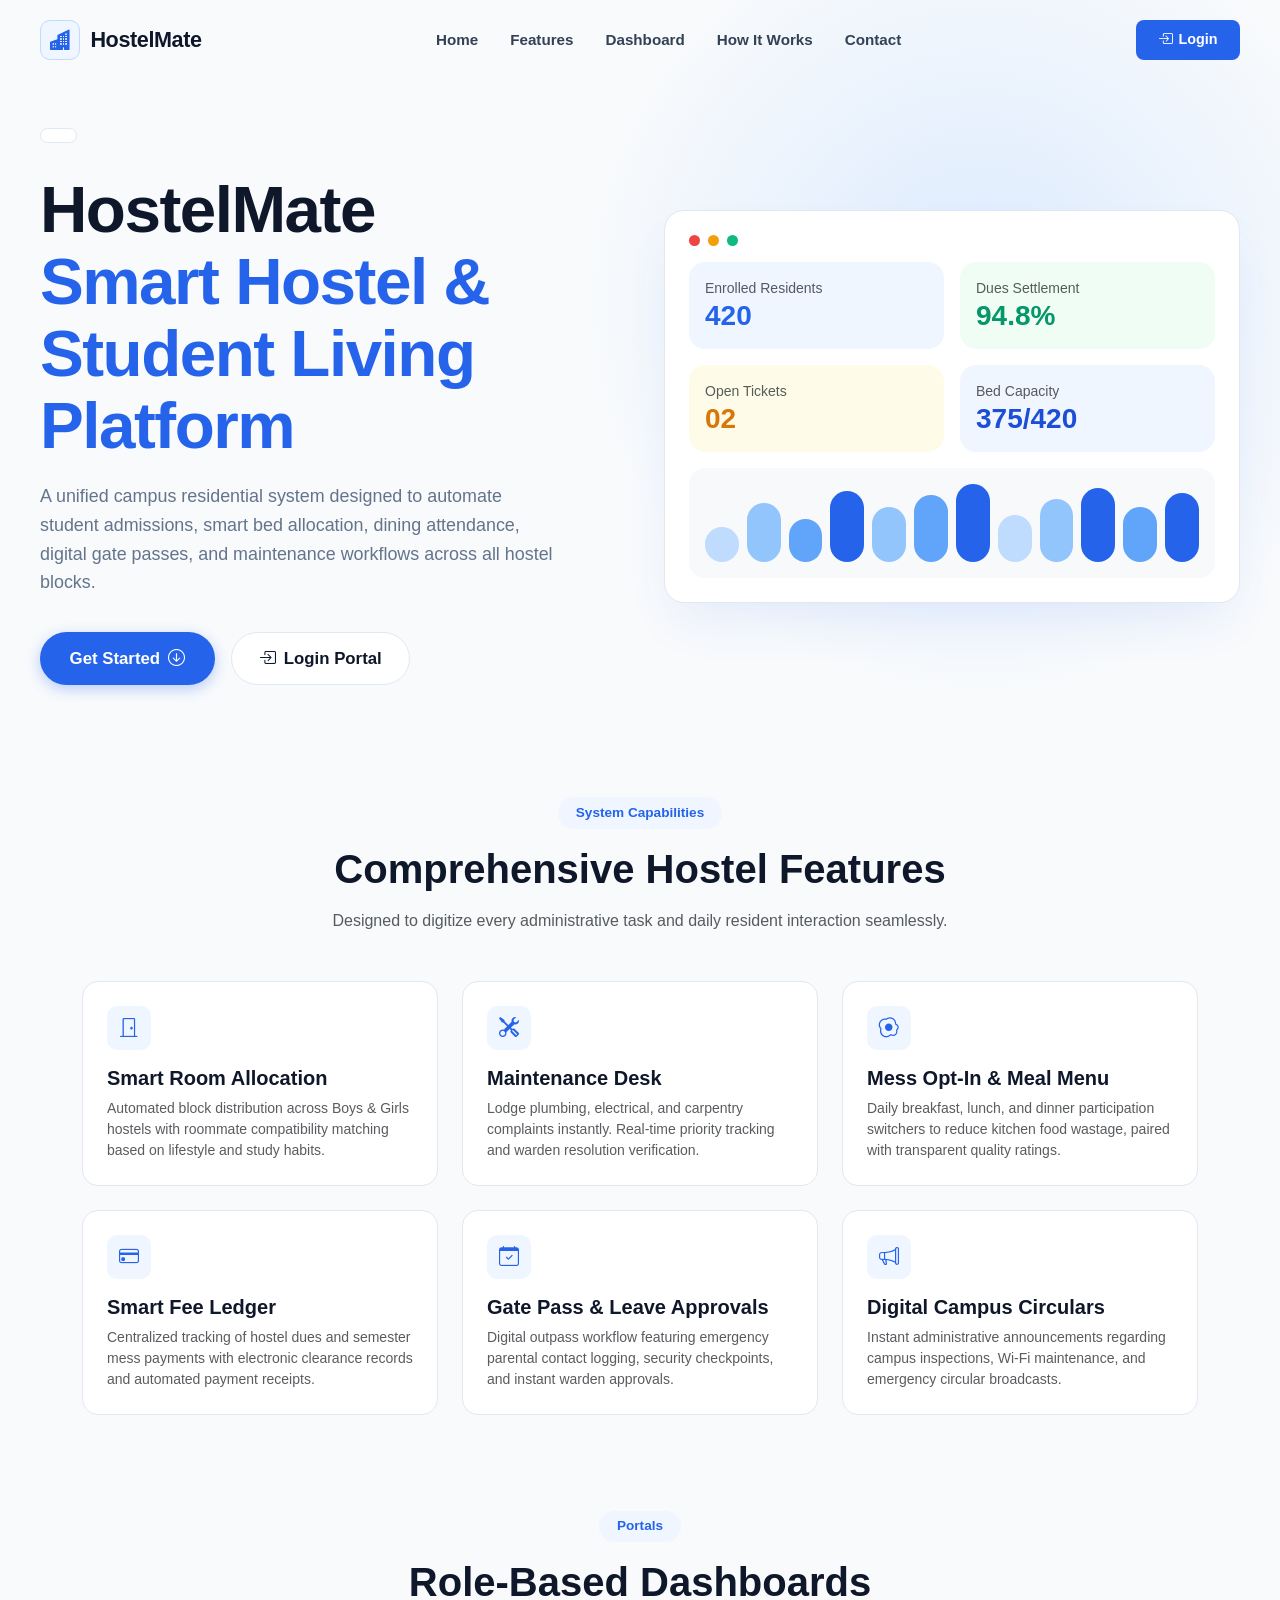
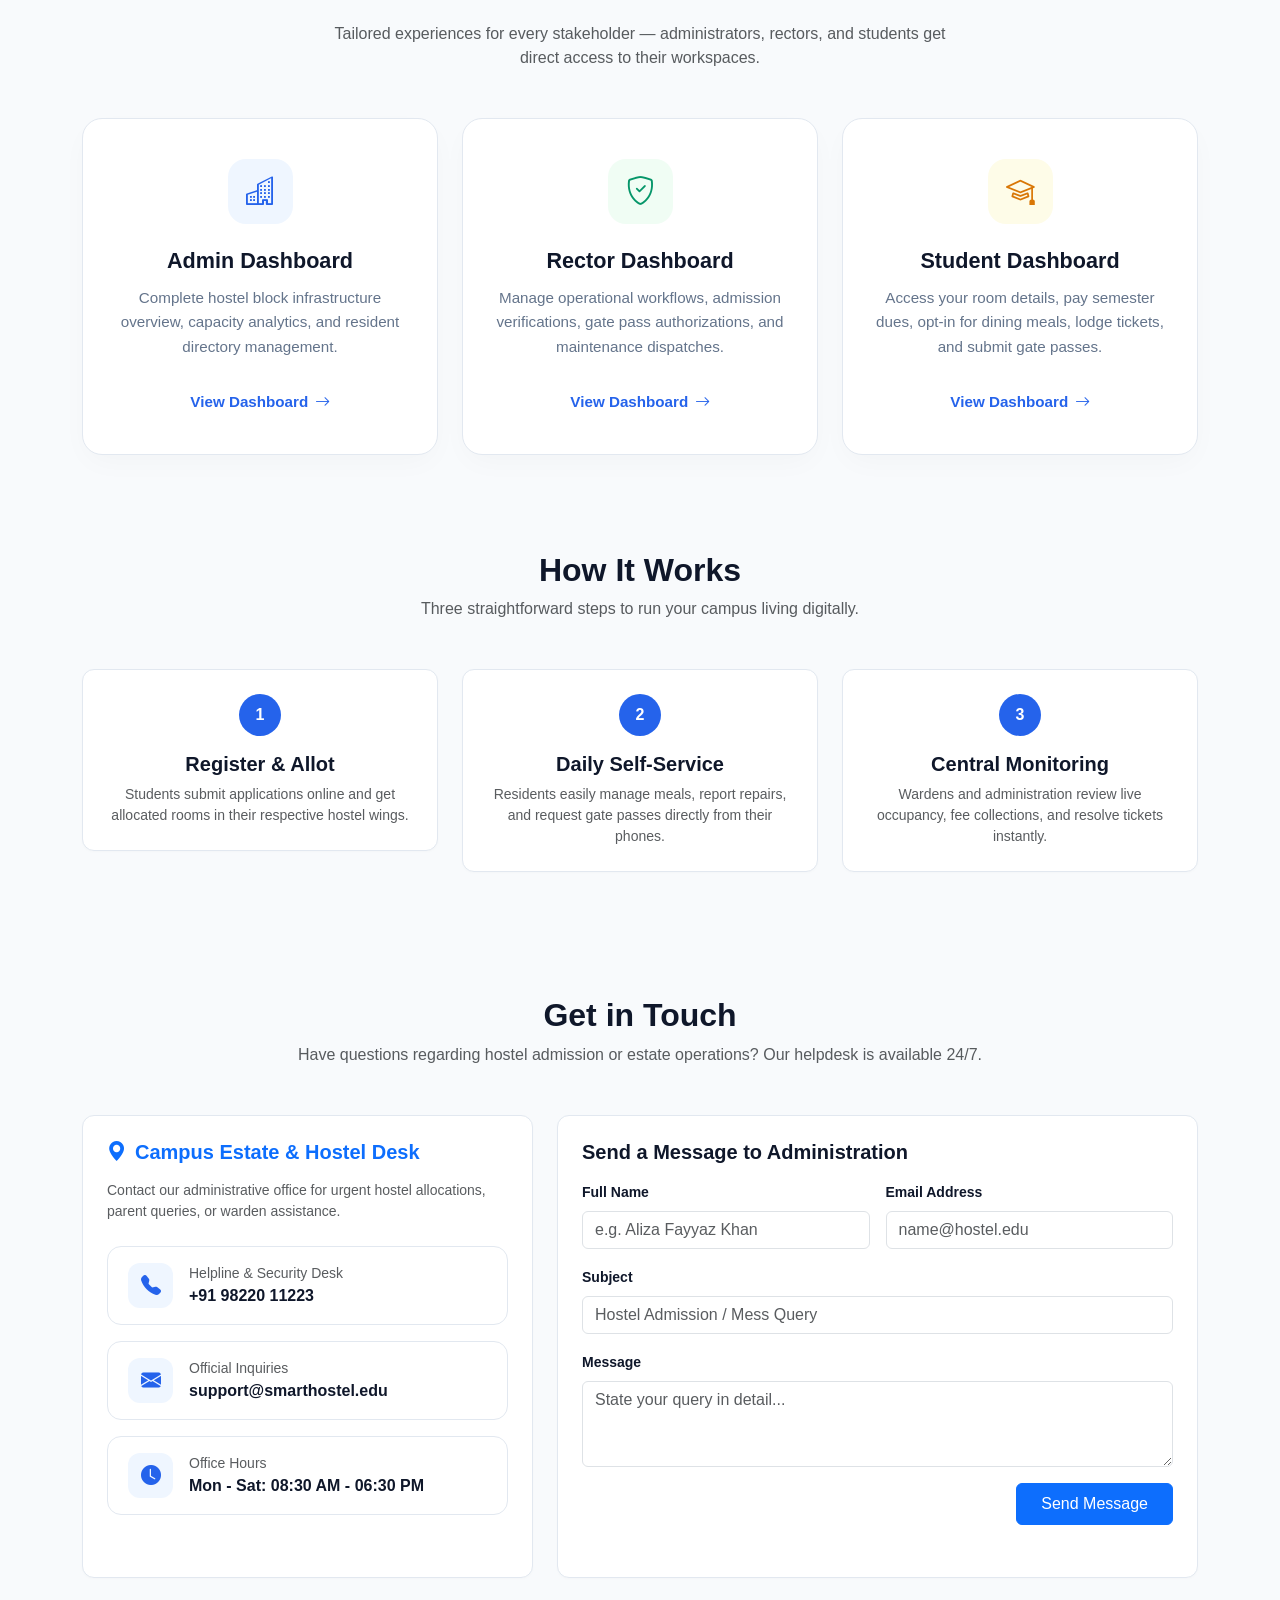
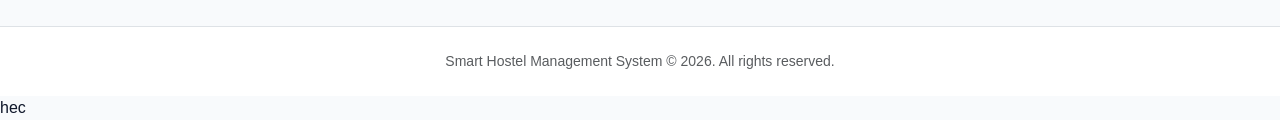
<file: index.html>
<!DOCTYPE html>
<html lang="en">
<head>
  <meta charset="UTF-8">
  <meta name="viewport" content="width=device-width, initial-scale=1.0">
  <title>HostelMate – Smart Hostel & Student Living Platform</title>
  <link rel="stylesheet" href="https://cdn.jsdelivr.net/npm/bootstrap@5.3.0/dist/css/bootstrap.min.css">
  <link rel="stylesheet" href="https://cdn.jsdelivr.net/npm/bootstrap-icons@1.11.0/font/bootstrap-icons.css">
  <link rel="stylesheet" href="style.css">
</head>
<body>

  <!-- Ambient Light Geometric Curve -->
  <div class="bg-shape-circle"></div>

  <!-- Header Navigation -->
  <header class="custom-navbar">
    <div class="d-flex justify-content-between align-items-center">
      
      <!-- Brand Logo -->
      <a href="home.html" class="brand-wrap">
        <div class="brand-badge"><i class="bi bi-buildings-fill"></i></div>
        <span>HostelMate</span>
      </a>

      <!-- Center Links (Direct Smooth Scrolling) -->
      <ul class="nav-menu-custom d-none d-lg-flex">
        <li><a href="home.html">Home</a></li>
        <li><a href="#features">Features</a></li>
        <li><a href="#dashboards">Dashboard</a></li>
        <li><a href="#how-it-works">How It Works</a></li>
        <li><a href="#contact">Contact</a></li>
      </ul>

      <!-- Right Action Login Button (Direct link to login.html) -->
      <div>
        <a href="login.html" class="btn-blue-primary">
          <i class="bi bi-box-arrow-in-right"></i> Login
        </a>
      </div>

    </div>
  </header>

  <!-- Hero Section -->
  <main class="hero-wrapper">
    <div class="container-fluid max-w-1300 p-0">
      <div class="row align-items-center g-5">
        
        <!-- Left Hero Content -->
        <div class="col-lg-6">
          <div class="pill-badge">
          </div>

          <h1 class="hero-main-title">
          HostelMate <br>
            <span class="blue-gradient-text">Smart Hostel & Student Living Platform</span>
          </h1>

          <p class="hero-description">
            A unified campus residential system designed to automate student admissions, smart bed allocation, dining attendance, digital gate passes, and maintenance workflows across all hostel blocks.
          </p>

          <div class="d-flex align-items-center gap-3">
            <!-- Get Started scrolls directly to Features -->
            <a href="#features" class="btn-hero-cta">
              Get Started <i class="bi bi-arrow-down-circle"></i>
            </a>
            <!-- Direct link to login.html -->
            <a href="login.html" class="btn-hero-demo">
              <i class="bi bi-box-arrow-in-right"></i> Login Portal
            </a>
          </div>
        </div>

        <!-- Right 2x2 Metric App Mockup (Blue Palette) -->
        <div class="col-lg-6">
          <div class="mockup-frame p-4">
            
            <div class="d-flex justify-content-between align-items-center mb-3">
              <div class="d-flex gap-2">
                <div class="circle-dot dot-red"></div>
                <div class="circle-dot dot-yellow"></div>
                <div class="circle-dot dot-green"></div>
              </div>
            </div>

            <!-- 2x2 Metric Tiles -->
            <div class="row g-3 mb-3">
              <div class="col-6">
                <div class="p-3 rounded-4" style="background: #eff6ff; color: #2563eb;">
                  <small class="text-muted d-block">Enrolled Residents</small>
                  <h3 class="fw-bold mb-0">420</h3>
                </div>
              </div>
              <div class="col-6">
                <div class="p-3 rounded-4" style="background: #f0fdf4; color: #059669;">
                  <small class="text-muted d-block">Dues Settlement</small>
                  <h3 class="fw-bold mb-0">94.8%</h3>
                </div>
              </div>
              <div class="col-6">
                <div class="p-3 rounded-4" style="background: #fefce8; color: #d97706;">
                  <small class="text-muted d-block">Open Tickets</small>
                  <h3 class="fw-bold mb-0">02</h3>
                </div>
              </div>
              <div class="col-6">
                <div class="p-3 rounded-4" style="background: #eff6ff; color: #1d4ed8;">
                  <small class="text-muted d-block">Bed Capacity</small>
                  <h3 class="fw-bold mb-0">375/420</h3>
                </div>
              </div>
            </div>

            <!-- Blue Rounded Bar Graph -->
            <div class="p-3 bg-light rounded-4 d-flex align-items-end justify-content-between" style="height: 110px; gap: 8px;">
              <div style="flex:1; background:#bfdbfe; border-radius:20px; height:45%;"></div>
              <div style="flex:1; background:#93c5fd; border-radius:20px; height:75%;"></div>
              <div style="flex:1; background:#60a5fa; border-radius:20px; height:55%;"></div>
              <div style="flex:1; background:#2563eb; border-radius:20px; height:90%;"></div>
              <div style="flex:1; background:#93c5fd; border-radius:20px; height:70%;"></div>
              <div style="flex:1; background:#60a5fa; border-radius:20px; height:85%;"></div>
              <div style="flex:1; background:#2563eb; border-radius:20px; height:100%;"></div>
              <div style="flex:1; background:#bfdbfe; border-radius:20px; height:60%;"></div>
              <div style="flex:1; background:#93c5fd; border-radius:20px; height:80%;"></div>
              <div style="flex:1; background:#2563eb; border-radius:20px; height:95%;"></div>
              <div style="flex:1; background:#60a5fa; border-radius:20px; height:70%;"></div>
              <div style="flex:1; background:#2563eb; border-radius:20px; height:88%;"></div>
            </div>

          </div>
        </div>

      </div>
    </div>
  </main>

  <!-- FEATURES SECTION (Target of Get Started button) -->
  <section class="container py-5" id="features">
    <div class="text-center mb-5">
      <div class="section-pill-badge">System Capabilities</div>
      <h2 class="display-6 fw-bold mb-3">Comprehensive Hostel Features</h2>
      <p class="text-muted mx-auto" style="max-width: 650px;">
        Designed to digitize every administrative task and daily resident interaction seamlessly.
      </p>
    </div>

    <div class="row g-4">
      <div class="col-md-4">
        <div class="feature-box">
          <div class="feature-icon-circle"><i class="bi bi-door-closed"></i></div>
          <h5 class="fw-bold">Smart Room Allocation</h5>
          <p class="text-muted small mb-0">Automated block distribution across Boys & Girls hostels with roommate compatibility matching based on lifestyle and study habits.</p>
        </div>
      </div>

      <div class="col-md-4">
        <div class="feature-box">
          <div class="feature-icon-circle"><i class="bi bi-tools"></i></div>
          <h5 class="fw-bold">Maintenance Desk</h5>
          <p class="text-muted small mb-0">Lodge plumbing, electrical, and carpentry complaints instantly. Real-time priority tracking and warden resolution verification.</p>
        </div>
      </div>

      <div class="col-md-4">
        <div class="feature-box">
          <div class="feature-icon-circle"><i class="bi bi-egg-fried"></i></div>
          <h5 class="fw-bold">Mess Opt-In & Meal Menu</h5>
          <p class="text-muted small mb-0">Daily breakfast, lunch, and dinner participation switchers to reduce kitchen food wastage, paired with transparent quality ratings.</p>
        </div>
      </div>

      <div class="col-md-4">
        <div class="feature-box">
          <div class="feature-icon-circle"><i class="bi bi-credit-card"></i></div>
          <h5 class="fw-bold">Smart Fee Ledger</h5>
          <p class="text-muted small mb-0">Centralized tracking of hostel dues and semester mess payments with electronic clearance records and automated payment receipts.</p>
        </div>
      </div>

      <div class="col-md-4">
        <div class="feature-box">
          <div class="feature-icon-circle"><i class="bi bi-calendar-check"></i></div>
          <h5 class="fw-bold">Gate Pass & Leave Approvals</h5>
          <p class="text-muted small mb-0">Digital outpass workflow featuring emergency parental contact logging, security checkpoints, and instant warden approvals.</p>
        </div>
      </div>

      <div class="col-md-4">
        <div class="feature-box">
          <div class="feature-icon-circle"><i class="bi bi-megaphone"></i></div>
          <h5 class="fw-bold">Digital Campus Circulars</h5>
          <p class="text-muted small mb-0">Instant administrative announcements regarding campus inspections, Wi-Fi maintenance, and emergency circular broadcasts.</p>
        </div>
      </div>
    </div>
  </section>

  <!-- ROLE-BASED DASHBOARDS SECTION -->
  <section class="container py-5" id="dashboards">
    <div class="text-center mb-5">
      <div class="section-pill-badge">Portals</div>
      <h2 class="display-6 fw-bold mb-3">Role-Based Dashboards</h2>
      <p class="text-muted mx-auto" style="max-width: 650px;">
        Tailored experiences for every stakeholder — administrators, rectors, and students get direct access to their workspaces.
      </p>
    </div>

    <div class="row g-4">
      <!-- 1. Owner / Admin Dashboard Card -->
      <div class="col-lg-4 col-md-6">
        <div class="role-card">
          <div class="role-icon-box icon-box-primary-blue">
            <i class="bi bi-buildings"></i>
          </div>
          <h4 class="role-title">Admin Dashboard</h4>
          <p class="role-desc">
            Complete hostel block infrastructure overview, capacity analytics, and resident directory management.
          </p>
          <a href="login.html" class="role-link-btn">
            View Dashboard <i class="bi bi-arrow-right"></i>
          </a>
        </div>
      </div>

      <!-- 2. Rector Dashboard Card -->
      <div class="col-lg-4 col-md-6">
        <div class="role-card">
          <div class="role-icon-box icon-box-cyan">
            <i class="bi bi-shield-check"></i>
          </div>
          <h4 class="role-title">Rector Dashboard</h4>
          <p class="role-desc">
            Manage operational workflows, admission verifications, gate pass authorizations, and maintenance dispatches.
          </p>
          <a href="login.html" class="role-link-btn">
            View Dashboard <i class="bi bi-arrow-right"></i>
          </a>
        </div>
      </div>

      <!-- 3. Student Dashboard Card -->
      <div class="col-lg-4 col-md-6">
        <div class="role-card">
          <div class="role-icon-box icon-box-amber-blue">
            <i class="bi bi-mortarboard"></i>
          </div>
          <h4 class="role-title">Student Dashboard</h4>
          <p class="role-desc">
            Access your room details, pay semester dues, opt-in for dining meals, lodge tickets, and submit gate passes.
          </p>
          <a href="login.html" class="role-link-btn">
            View Dashboard <i class="bi bi-arrow-right"></i>
          </a>
        </div>
      </div>
    </div>
  </section>

  <!-- How It Works Section -->
  <section class="container py-5" id="how-it-works">
    <div class="text-center mb-5">
      <h2 class="fw-bold">How It Works</h2>
      <p class="text-muted">Three straightforward steps to run your campus living digitally.</p>
    </div>

    <div class="row g-4 text-center">
      <div class="col-md-4">
        <div class="dashboard-card">
          <div class="user-avatar mx-auto mb-3" style="background:#2563eb; color:#fff; font-weight:bold;">1</div>
          <h5 class="fw-bold">Register & Allot</h5>
          <p class="text-muted small mb-0">Students submit applications online and get allocated rooms in their respective hostel wings.</p>
        </div>
      </div>

      <div class="col-md-4">
        <div class="dashboard-card">
          <div class="user-avatar mx-auto mb-3" style="background:#2563eb; color:#fff; font-weight:bold;">2</div>
          <h5 class="fw-bold">Daily Self-Service</h5>
          <p class="text-muted small mb-0">Residents easily manage meals, report repairs, and request gate passes directly from their phones.</p>
        </div>
      </div>

      <div class="col-md-4">
        <div class="dashboard-card">
          <div class="user-avatar mx-auto mb-3" style="background:#2563eb; color:#fff; font-weight:bold;">3</div>
          <h5 class="fw-bold">Central Monitoring</h5>
          <p class="text-muted small mb-0">Wardens and administration review live occupancy, fee collections, and resolve tickets instantly.</p>
        </div>
      </div>
    </div>
  </section>

  <!-- Enhanced Contact Section -->
  <section class="container py-5" id="contact">
    <div class="text-center mb-5">
      <h2 class="fw-bold">Get in Touch</h2>
      <p class="text-muted">Have questions regarding hostel admission or estate operations? Our helpdesk is available 24/7.</p>
    </div>

    <div class="row g-4 align-items-stretch">
      <div class="col-lg-5">
        <div class="dashboard-card h-100 p-4">
          <h5 class="fw-bold mb-3 text-primary"><i class="bi bi-geo-alt-fill me-2"></i>Campus Estate & Hostel Desk</h5>
          <p class="text-muted small mb-4">Contact our administrative office for urgent hostel allocations, parent queries, or warden assistance.</p>
          
          <div class="contact-info-pill">
            <div class="contact-info-icon"><i class="bi bi-telephone-fill"></i></div>
            <div>
              <small class="text-muted d-block">Helpline & Security Desk</small>
              <strong>+91 98220 11223</strong>
            </div>
          </div>

          <div class="contact-info-pill">
            <div class="contact-info-icon"><i class="bi bi-envelope-fill"></i></div>
            <div>
              <small class="text-muted d-block">Official Inquiries</small>
              <strong>support@smarthostel.edu</strong>
            </div>
          </div>

          <div class="contact-info-pill mb-0">
            <div class="contact-info-icon"><i class="bi bi-clock-fill"></i></div>
            <div>
              <small class="text-muted d-block">Office Hours</small>
              <strong>Mon - Sat: 08:30 AM - 06:30 PM</strong>
            </div>
          </div>
        </div>
      </div>

      <div class="col-lg-7">
        <div class="dashboard-card h-100 p-4">
          <h5 class="fw-bold mb-3">Send a Message to Administration</h5>
          <form onsubmit="event.preventDefault(); alert('Your message has been dispatched to the Estate Office.'); this.reset();">
            <div class="row g-3">
              <div class="col-md-6">
                <label class="form-label small fw-bold">Full Name</label>
                <input type="text" class="form-control" placeholder="e.g. Aliza Fayyaz Khan" required>
              </div>
              <div class="col-md-6">
                <label class="form-label small fw-bold">Email Address</label>
                <input type="email" class="form-control" placeholder="name@hostel.edu" required>
              </div>
              <div class="col-12">
                <label class="form-label small fw-bold">Subject</label>
                <input type="text" class="form-control" placeholder="Hostel Admission / Mess Query" required>
              </div>
              <div class="col-12">
                <label class="form-label small fw-bold">Message</label>
                <textarea class="form-control" rows="3" placeholder="State your query in detail..." required></textarea>
              </div>
              <div class="col-12 text-end">
                <button type="submit" class="btn btn-primary px-4 py-2">Send Message</button>
              </div>
            </div>
          </form>
        </div>
      </div>
    </div>
  </section>

  <!-- Footer -->
  <footer class="py-4 text-center text-muted small border-top bg-white">
    Smart Hostel Management System &copy; 2026. All rights reserved.
  </footer>

  <!-- Scripts -->
  <script src="https://cdn.jsdelivr.net/npm/bootstrap@5.3.0/dist/js/bootstrap.bundle.min.js"></script>
  <script src="app.js"></script>
</body>
</html>hec
</file>
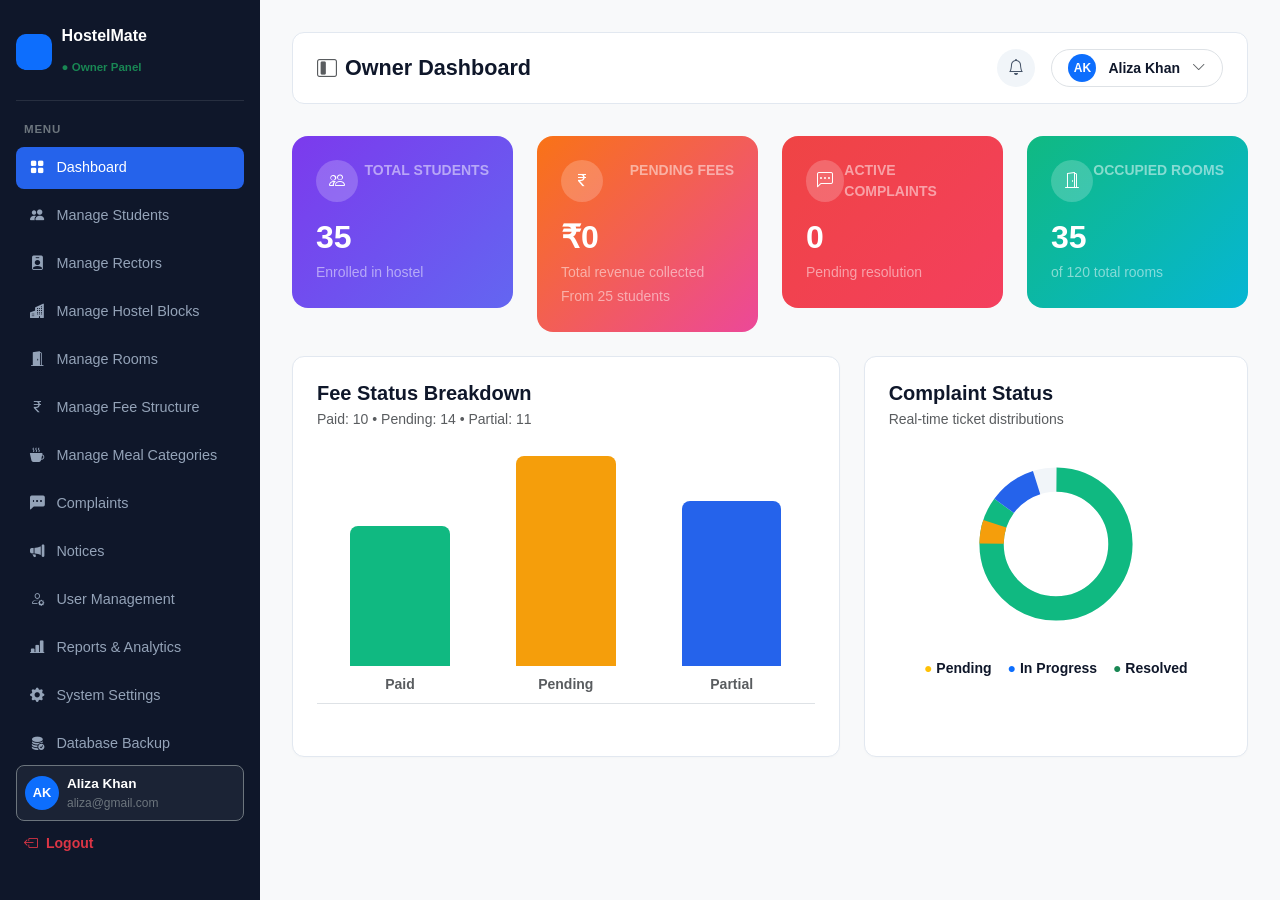
<file: admindashboard.html>
<!DOCTYPE html>
<html lang="en">
<head>
  <meta charset="UTF-8">
  <meta name="viewport" content="width=device-width, initial-scale=1.0">
  <title>HostelMate - Admin & Owner Console</title>
  <link rel="stylesheet" href="https://cdn.jsdelivr.net/npm/bootstrap@5.3.0/dist/css/bootstrap.min.css">
  <link rel="stylesheet" href="https://cdn.jsdelivr.net/npm/bootstrap-icons@1.11.0/font/bootstrap-icons.css">
  <link rel="stylesheet" href="style.css">
</head>
<body class="d-flex min-vh-100 bg-light">

  <aside class="fixed-sidebar">
    <div class="sidebar-brand">
      <div class="user-avatar bg-primary text-white" style="width: 36px; height: 36px; border-radius: 10px;">
        <i class="bi bi-sparkles"></i>
      </div>
      <div>
        <div class="fw-bold fs-6">HostelMate</div>
        <small class="text-success" style="font-size: 0.72rem;">● Owner Panel</small>
      </div>
    </div>

    <small class="text-uppercase text-secondary fw-bold px-2 mb-2 d-block" style="font-size: 0.72rem; letter-spacing: 0.8px;">Menu</small>

    <ul class="sidebar-nav">
      <li><button class="active" onclick="switchTab('dashboard', this)"><i class="bi bi-grid-fill"></i> Dashboard</button></li>
      <li><button onclick="switchTab('students', this)"><i class="bi bi-people-fill"></i> Manage Students</button></li>
      <li><button onclick="switchTab('rectors', this)"><i class="bi bi-person-badge-fill"></i> Manage Rectors</button></li>
      <li><button onclick="switchTab('blocks', this)"><i class="bi bi-buildings-fill"></i> Manage Hostel Blocks</button></li>
      <li><button onclick="switchTab('rooms', this)"><i class="bi bi-door-open-fill"></i> Manage Rooms</button></li>
      <li><button onclick="switchTab('fees', this)"><i class="bi bi-currency-rupee"></i> Manage Fee Structure</button></li>
      <li><button onclick="switchTab('meals', this)"><i class="bi bi-cup-hot-fill"></i> Manage Meal Categories</button></li>
      <li><button onclick="switchTab('complaints', this)"><i class="bi bi-chat-left-dots-fill"></i> Complaints</button></li>
      <li><button onclick="switchTab('notices', this)"><i class="bi bi-megaphone-fill"></i> Notices</button></li>
      <li><button onclick="switchTab('users', this)"><i class="bi bi-person-gear"></i> User Management</button></li>
      <li><button onclick="switchTab('reports', this)"><i class="bi bi-bar-chart-line-fill"></i> Reports & Analytics</button></li>
      <li><button onclick="switchTab('settings', this)"><i class="bi bi-gear-fill"></i> System Settings</button></li>
      <li><button onclick="switchTab('backup', this)"><i class="bi bi-database-fill-check"></i> Database Backup</button></li>
    </ul>

    <div class="p-2 mt-auto rounded-3 d-flex align-items-center gap-2 border border-secondary" style="background: rgba(255, 255, 255, 0.05);">
      <div class="user-avatar bg-primary text-white" style="width: 34px; height: 34px; font-size: 0.8rem;">AK</div>
      <div class="overflow-hidden">
        <div class="fw-bold text-white text-truncate" style="font-size: 0.85rem;">Aliza Khan</div>
        <div class="text-secondary text-truncate" style="font-size: 0.75rem;">aliza@gmail.com</div>
      </div>
    </div>

    <a href="home.html" class="text-danger fw-bold text-decoration-none mt-2 d-flex align-items-center gap-2 px-2 py-1 small">
      <i class="bi bi-box-arrow-left"></i> Logout
    </a>
  </aside>

  <main class="main-content flex-grow-1">

    <div class="top-header">
      <div class="d-flex align-items-center gap-2">
        <i class="bi bi-layout-sidebar-inset text-muted fs-5"></i>
        <h2 class="header-title" id="adminTopTitle">Owner Dashboard</h2>
      </div>
      <div class="d-flex align-items-center gap-3">
        <div class="user-avatar" style="width: 38px; height: 38px; background: #f1f5f9; color: #475569;">
          <i class="bi bi-bell"></i>
        </div>
        <div class="user-badge bg-white px-3 py-1 rounded-pill border">
          <div class="user-avatar bg-primary text-white" style="width: 28px; height: 28px; font-size: 0.75rem;">AK</div>
          <span class="fw-bold small">Aliza Khan</span>
          <i class="bi bi-chevron-down text-muted small"></i>
        </div>
      </div>
    </div>

    <div id="dashboard-tab" class="tab-content-panel active-panel">

      <div class="row g-4 mb-4">
        <div class="col-xl-3 col-md-6">
          <div class="p-4 rounded-4 text-white" style="background: linear-gradient(135deg, #7c3aed 0%, #6366f1 100%);">
            <div class="d-flex justify-content-between align-items-start mb-3">
              <div class="user-avatar text-white" style="background: rgba(255,255,255,0.2);"><i class="bi bi-people"></i></div>
              <small class="text-uppercase fw-bold text-white-50">Total Students</small>
            </div>
            <h2 class="fw-bold mb-1">35</h2>
            <small class="text-white-50">Enrolled in hostel</small>
          </div>
        </div>

        <div class="col-xl-3 col-md-6">
          <div class="p-4 rounded-4 text-white" style="background: linear-gradient(135deg, #f97316 0%, #ec4899 100%);">
            <div class="d-flex justify-content-between align-items-start mb-3">
              <div class="user-avatar text-white" style="background: rgba(255,255,255,0.2);"><i class="bi bi-currency-rupee"></i></div>
              <small class="text-uppercase fw-bold text-white-50">Pending Fees</small>
            </div>
            <h2 class="fw-bold mb-1" id="admin-total-collected">₹0</h2>
            <small class="text-white-50" id="admin-collected-sub">Total revenue collected</small>
            <small class="text-white-50">From 25 students</small>
          </div>
        </div>

        <div class="col-xl-3 col-md-6">
          <div class="p-4 rounded-4 text-white" style="background: linear-gradient(135deg, #ef4444 0%, #f43f5e 100%);">
            <div class="d-flex justify-content-between align-items-start mb-3">
              <div class="user-avatar text-white" style="background: rgba(255,255,255,0.2);"><i class="bi bi-chat-left-dots"></i></div>
              <small class="text-uppercase fw-bold text-white-50">Active Complaints</small>
            </div>
            <h2 class="fw-bold mb-1" id="admin-active-complaints">0</h2>
            <small class="text-white-50">Pending resolution</small>
          </div>
        </div>

        <div class="col-xl-3 col-md-6">
          <div class="p-4 rounded-4 text-white" style="background: linear-gradient(135deg, #10b981 0%, #06b6d4 100%);">
            <div class="d-flex justify-content-between align-items-start mb-3">
              <div class="user-avatar text-white" style="background: rgba(255,255,255,0.2);"><i class="bi bi-door-open"></i></div>
              <small class="text-uppercase fw-bold text-white-50">Occupied Rooms</small>
            </div>
            <h2 class="fw-bold mb-1">35</h2>
            <small class="text-white-50">of 120 total rooms</small>
          </div>
        </div>
      </div>

      <div class="row g-4">
        <div class="col-lg-7">
          <div class="dashboard-card h-100">
            <h5 class="fw-bold mb-1">Fee Status Breakdown</h5>
            <small class="text-muted d-block mb-4">Paid: 10 &bull; Pending: 14 &bull; Partial: 11</small>

            <div class="d-flex align-items-end justify-content-around border-bottom pb-2" style="height: 250px;">
              <div class="text-center" style="width: 25%;">
                <div style="height: 140px; background: #10b981; border-radius: 8px 8px 0 0; width: 80%; margin: 0 auto;"></div>
                <small class="text-muted fw-bold d-block mt-2">Paid</small>
              </div>
              <div class="text-center" style="width: 25%;">
                <div style="height: 210px; background: #f59e0b; border-radius: 8px 8px 0 0; width: 80%; margin: 0 auto;"></div>
                <small class="text-muted fw-bold d-block mt-2">Pending</small>
              </div>
              <div class="text-center" style="width: 25%;">
                <div style="height: 165px; background: #2563eb; border-radius: 8px 8px 0 0; width: 80%; margin: 0 auto;"></div>
                <small class="text-muted fw-bold d-block mt-2">Partial</small>
              </div>
            </div>
          </div>
        </div>

        <div class="col-lg-5">
          <div class="dashboard-card h-100 text-center">
            <h5 class="fw-bold text-start mb-1">Complaint Status</h5>
            <small class="text-muted text-start d-block mb-3">Real-time ticket distributions</small>

            <div class="d-flex align-items-center justify-content-center my-4" style="height: 180px;">
              <svg width="170" height="170" viewBox="0 0 42 42">
                <circle cx="21" cy="21" r="15.91549430918954" fill="transparent" stroke="#f1f5f9" stroke-width="6"></circle>
                <circle cx="21" cy="21" r="15.91549430918954" fill="transparent" stroke="#10b981" stroke-width="6" stroke-dasharray="85 15" stroke-dashoffset="25"></circle>
                <circle cx="21" cy="21" r="15.91549430918954" fill="transparent" stroke="#2563eb" stroke-width="6" stroke-dasharray="10 90" stroke-dashoffset="40"></circle>
                <circle cx="21" cy="21" r="15.91549430918954" fill="transparent" stroke="#f59e0b" stroke-width="6" stroke-dasharray="5 95" stroke-dashoffset="50"></circle>
              </svg>
            </div>

            <div class="d-flex justify-content-center gap-3 small fw-bold">
              <span><span class="text-warning">●</span> Pending</span>
              <span><span class="text-primary">●</span> In Progress</span>
              <span><span class="text-success">●</span> Resolved</span>
            </div>
          </div>
        </div>
      </div>

    </div>

    <div id="students-tab" class="tab-content-panel">
      <div class="dashboard-card">
        <div class="d-flex justify-content-between align-items-center mb-4">
          <div>
            <h5 class="fw-bold mb-0">Enrolled Resident Students</h5>
            <small class="text-muted">Master database of all active student profiles</small>
          </div>
          <button class="btn btn-primary btn-sm" onclick="alert('Student Enrollment Modal triggered!')">
            <i class="bi bi-plus-circle me-1"></i> Register Student
          </button>
        </div>
        <div class="table-responsive">
          <table class="table table-hover align-middle">
            <thead class="table-light">
              <tr><th>Reg ID</th><th>Student Name</th><th>Course</th><th>Block / Room</th><th>Contact</th><th>Status</th></tr>
            </thead>
            <tbody>
              <tr><td>#ST-8801</td><td class="fw-bold">Aliza Fayyaz Khan</td><td>B.Com (Computer Applications)</td><td><span class="badge bg-danger-subtle text-danger border">Block C (C-204)</span></td><td>9855011223</td><td><span class="badge bg-success">ACTIVE</span></td></tr>
              <tr><td>#ST-8802</td><td class="fw-bold">Aman Gupta</td><td>B.Tech Computer Science</td><td><span class="badge bg-primary-subtle text-primary border">Block A (A-102)</span></td><td>9876543210</td><td><span class="badge bg-success">ACTIVE</span></td></tr>
              <tr><td>#ST-8803</td><td class="fw-bold">Priya Joshi</td><td>B.Sc Information Tech</td><td><span class="badge bg-danger-subtle text-danger border">Block C (C-205)</span></td><td>9811223344</td><td><span class="badge bg-success">ACTIVE</span></td></tr>
            </tbody>
          </table>
        </div>
      </div>
    </div>

    <div id="rectors-tab" class="tab-content-panel">
      <div class="dashboard-card">
        <div class="d-flex justify-content-between align-items-center mb-4">
          <div>
            <h5 class="fw-bold mb-0">Hostel Wardens & Rectors</h5>
            <small class="text-muted">Assigned staff authorities per campus wing</small>
          </div>
          <button class="btn btn-primary btn-sm" onclick="alert('Add Rector Modal triggered!')">
            <i class="bi bi-person-plus me-1"></i> Add Rector
          </button>
        </div>
        <table class="table table-hover align-middle">
          <thead class="table-light">
            <tr><th>Rector Name</th><th>Assigned Wing</th><th>Phone</th><th>Email</th><th>Action</th></tr>
          </thead>
          <tbody>
            <tr><td class="fw-bold">Dr. Suresh Kulkarni</td><td>Boys Hostels (Blocks A & B)</td><td>+91 98220 11001</td><td>rector.boys@smarthostel.edu</td><td><button class="btn btn-outline-primary btn-sm">Edit</button></td></tr>
            <tr><td class="fw-bold">Mrs. Sunita Deshmukh</td><td>Girls Hostels (Blocks C & D)</td><td>+91 98220 11002</td><td>rector.girls@smarthostel.edu</td><td><button class="btn btn-outline-primary btn-sm">Edit</button></td></tr>
          </tbody>
        </table>
      </div>
    </div>

    <div id="blocks-tab" class="tab-content-panel">

      <div class="d-flex justify-content-between align-items-center mb-4">
        <div>
          <h4 class="fw-bold mb-1"><i class="bi bi-buildings-fill text-primary me-2"></i>Hostel Block Infrastructure</h4>
          <p class="text-muted small mb-0">Wing segregation, bed occupancy monitoring, and block administrative oversight.</p>
        </div>
        <button class="btn btn-primary btn-sm px-3" onclick="alert('Add New Hostel Block Modal triggered!')">
          <i class="bi bi-plus-circle me-1"></i> Add New Block
        </button>
      </div>

      <div class="row g-3 mb-4">
        <div class="col-md-3">
          <div class="dashboard-card mb-0 p-3 d-flex align-items-center gap-3">
            <div class="user-avatar" style="background: #eff6ff; color: #2563eb;"><i class="bi bi-gender-male fs-5"></i></div>
            <div>
              <small class="text-muted d-block">Boys Capacity</small>
              <h6 class="mb-0 fw-bold text-primary">185 / 200 Beds</h6>
            </div>
          </div>
        </div>
        <div class="col-md-3">
          <div class="dashboard-card mb-0 p-3 d-flex align-items-center gap-3">
            <div class="user-avatar" style="background: #fdf2f8; color: #db2777;"><i class="bi bi-gender-female fs-5"></i></div>
            <div>
              <small class="text-muted d-block">Girls Capacity</small>
              <h6 class="mb-0 fw-bold text-danger">215 / 220 Beds</h6>
            </div>
          </div>
        </div>
        <div class="col-md-3">
          <div class="dashboard-card mb-0 p-3 d-flex align-items-center gap-3">
            <div class="user-avatar" style="background: #ecfdf5; color: #059669;"><i class="bi bi-door-closed fs-5"></i></div>
            <div>
              <small class="text-muted d-block">Total Rooms</small>
              <h6 class="mb-0 fw-bold text-success">140 Rooms</h6>
            </div>
          </div>
        </div>
        <div class="col-md-3">
          <div class="dashboard-card mb-0 p-3 d-flex align-items-center gap-3">
            <div class="user-avatar" style="background: #fefce8; color: #ca8a04;"><i class="bi bi-pie-chart fs-5"></i></div>
            <div>
              <small class="text-muted d-block">Overall Rate</small>
              <h6 class="mb-0 fw-bold text-warning">95.2% Full</h6>
            </div>
          </div>
        </div>
      </div>

      <div class="dashboard-card mb-4" style="border: 1.5px solid #bfdbfe; background: #fafcff;">
        <div class="d-flex justify-content-between align-items-center pb-3 mb-3 border-bottom" style="border-color: #dbeafe !important;">
          <div class="d-flex align-items-center gap-2">
            <div class="p-2 rounded-3 text-white" style="background: #2563eb;">
              <i class="bi bi-gender-male fs-5"></i>
            </div>
            <div>
              <h5 class="fw-bold mb-0 text-primary">Boys Hostel Infrastructure</h5>
              <small class="text-muted">Blocks A & B &bull; Supervised by Prof. Suresh Kulkarni</small>
            </div>
          </div>
          <span class="badge" style="background: #2563eb; font-size: 0.82rem; padding: 0.5rem 0.9rem;">
            Occupancy: 92.5%
          </span>
        </div>

        <div class="row g-4">
          <div class="col-lg-6">
            <div class="p-3 bg-white rounded-3 border" style="border-color: #bfdbfe !important;">
              <div class="d-flex justify-content-between align-items-center mb-1">
                <h6 class="fw-bold text-primary mb-0">Block A (Mustang Wing)</h6>
                <span class="badge bg-primary-subtle text-primary border border-primary-subtle">85 / 100 Beds</span>
              </div>
              <small class="text-muted d-block mb-2">4 Floors &bull; 40 Rooms &bull; Wi-Fi & Gymnasium</small>

              <div class="progress mb-3" style="height: 6px; background-color: #eff6ff;">
                <div class="progress-bar bg-primary" style="width: 85%;"></div>
              </div>

              <table class="table table-sm table-bordered align-middle small mb-0">
                <thead class="table-light">
                  <tr><th>Room No</th><th>Category</th><th>Allotted Residents</th><th>Status</th></tr>
                </thead>
                <tbody>
                  <tr>
                    <td><strong class="text-primary">A-101</strong></td>
                    <td>Double AC</td>
                    <td>Aman Gupta, Mohd Faaz Khan</td>
                    <td><span class="badge bg-success">Full</span></td>
                  </tr>
                  <tr>
                    <td><strong class="text-primary">A-102</strong></td>
                    <td>Triple Non-AC</td>
                    <td>Rahul Sharma, Rohan Verma</td>
                    <td><span class="badge bg-warning text-dark">1 Vacant</span></td>
                  </tr>
                </tbody>
              </table>
            </div>
          </div>

          <div class="col-lg-6">
            <div class="p-3 bg-white rounded-3 border" style="border-color: #bfdbfe !important;">
              <div class="d-flex justify-content-between align-items-center mb-1">
                <h6 class="fw-bold text-primary mb-0">Block B (Jaguar Wing)</h6>
                <span class="badge bg-primary-subtle text-primary border border-primary-subtle">100 / 100 Beds</span>
              </div>
              <small class="text-muted d-block mb-2">4 Floors &bull; 40 Rooms &bull; Reading Room Enabled</small>

              <div class="progress mb-3" style="height: 6px; background-color: #eff6ff;">
                <div class="progress-bar bg-primary" style="width: 100%;"></div>
              </div>

              <table class="table table-sm table-bordered align-middle small mb-0">
                <thead class="table-light">
                  <tr><th>Room No</th><th>Category</th><th>Allotted Residents</th><th>Status</th></tr>
                </thead>
                <tbody>
                  <tr>
                    <td><strong class="text-primary">B-201</strong></td>
                    <td>Double AC</td>
                    <td>Vikas Dubey, Sameer Patel</td>
                    <td><span class="badge bg-success">Full</span></td>
                  </tr>
                  <tr>
                    <td><strong class="text-primary">B-202</strong></td>
                    <td>Double Non-AC</td>
                    <td>Tanmay Roy, Danish Ali</td>
                    <td><span class="badge bg-success">Full</span></td>
                  </tr>
                </tbody>
              </table>
            </div>
          </div>
        </div>
      </div>

      <div class="dashboard-card" style="border: 1.5px solid #fbcfe8; background: #fffafc;">
        <div class="d-flex justify-content-between align-items-center pb-3 mb-3 border-bottom" style="border-color: #fce7f3 !important;">
          <div class="d-flex align-items-center gap-2">
            <div class="p-2 rounded-3 text-white" style="background: #db2777;">
              <i class="bi bi-gender-female fs-5"></i>
            </div>
            <div>
              <h5 class="fw-bold mb-0 text-danger">Girls Hostel Infrastructure</h5>
              <small class="text-muted">Blocks C & D &bull; Supervised by Mrs. Sunita Deshmukh</small>
            </div>
          </div>
          <span class="badge" style="background: #db2777; font-size: 0.82rem; padding: 0.5rem 0.9rem;">
            Occupancy: 97.7%
          </span>
        </div>

        <div class="row g-4">
          <div class="col-lg-6">
            <div class="p-3 bg-white rounded-3 border" style="border-color: #fbcfe8 !important;">
              <div class="d-flex justify-content-between align-items-center mb-1">
                <h6 class="fw-bold text-danger mb-0">Block C (Jasmine Wing)</h6>
                <span class="badge bg-danger-subtle text-danger border border-danger-subtle">115 / 120 Beds</span>
              </div>
              <small class="text-muted d-block mb-2">5 Floors &bull; 50 Rooms &bull; 24/7 Gate & Bio-Attendance</small>

              <div class="progress mb-3" style="height: 6px; background-color: #fdf2f8;">
                <div class="progress-bar bg-danger" style="width: 95.8%;"></div>
              </div>

              <table class="table table-sm table-bordered align-middle small mb-0">
                <thead class="table-light">
                  <tr><th>Room No</th><th>Category</th><th>Allotted Residents</th><th>Status</th></tr>
                </thead>
                <tbody>
                  <tr>
                    <td><strong class="text-danger">C-204</strong></td>
                    <td>Triple Non-AC</td>
                    <td>Aliza Fayyaz Khan, Priya Joshi</td>
                    <td><span class="badge bg-warning text-dark">1 Vacant</span></td>
                  </tr>
                  <tr>
                    <td><strong class="text-danger">C-205</strong></td>
                    <td>Double AC</td>
                    <td>Neha Kulkarni, Ritu Sharma</td>
                    <td><span class="badge bg-success">Full</span></td>
                  </tr>
                </tbody>
              </table>
            </div>
          </div>

          <div class="col-lg-6">
            <div class="p-3 bg-white rounded-3 border" style="border-color: #fbcfe8 !important;">
              <div class="d-flex justify-content-between align-items-center mb-1">
                <h6 class="fw-bold text-danger mb-0">Block D (Tulip Wing)</h6>
                <span class="badge bg-danger-subtle text-danger border border-danger-subtle">100 / 100 Beds</span>
              </div>
              <small class="text-muted d-block mb-2">4 Floors &bull; 40 Rooms &bull; Dining & Recreation Hall</small>

              <div class="progress mb-3" style="height: 6px; background-color: #fdf2f8;">
                <div class="progress-bar bg-danger" style="width: 100%;"></div>
              </div>

              <table class="table table-sm table-bordered align-middle small mb-0">
                <thead class="table-light">
                  <tr><th>Room No</th><th>Category</th><th>Allotted Residents</th><th>Status</th></tr>
                </thead>
                <tbody>
                  <tr>
                    <td><strong class="text-danger">D-101</strong></td>
                    <td>Double AC</td>
                    <td>Kavita Sen, Ananya Roy</td>
                    <td><span class="badge bg-success">Full</span></td>
                  </tr>
                  <tr>
                    <td><strong class="text-danger">D-102</strong></td>
                    <td>Double Non-AC</td>
                    <td>Pooja Hegde, Sanya Mirza</td>
                    <td><span class="badge bg-success">Full</span></td>
                  </tr>
                </tbody>
              </table>
            </div>
          </div>
        </div>
      </div>

    </div>

    <div id="rooms-tab" class="tab-content-panel">
      <div class="dashboard-card">
        <h5 class="fw-bold mb-3">Hostel Room Directory</h5>
        <table class="table table-bordered align-middle">
          <thead class="table-light">
            <tr><th>Room No</th><th>Wing</th><th>Capacity</th><th>Occupancy</th><th>Category</th></tr>
          </thead>
          <tbody>
            <tr><td><strong>A-101</strong></td><td>Boys (Block A)</td><td>2 Beds</td><td><span class="badge bg-success">2 Occupied (Full)</span></td><td>AC Double Sharing</td></tr>
            <tr><td><strong>C-204</strong></td><td>Girls (Block C)</td><td>3 Beds</td><td><span class="badge bg-warning text-dark">2 / 3 (1 Bed Available)</span></td><td>Non-AC Triple</td></tr>
          </tbody>
        </table>
      </div>
    </div>

    <div id="fees-tab" class="tab-content-panel">
      <div class="dashboard-card">
        <h5 class="fw-bold mb-3">Semester Fee Configuration</h5>
        <table class="table table-hover align-middle">
          <thead class="table-light">
            <tr><th>Room Category</th><th>Hostel Rent / Sem</th><th>Mess Charges / Sem</th><th>Total Dues</th></tr>
          </thead>
          <tbody>
            <tr><td>Double Sharing AC</td><td>₹ 35,000</td><td>₹ 15,000</td><td><strong class="text-primary">₹ 50,000</strong></td></tr>
            <tr><td>Triple Sharing Non-AC</td><td>₹ 22,000</td><td>₹ 15,000</td><td><strong class="text-primary">₹ 37,000</strong></td></tr>
          </tbody>
        </table>
      </div>
    </div>

    <div id="meals-tab" class="tab-content-panel">
      <div class="dashboard-card">
        <h5 class="fw-bold mb-3">Mess Diet & Meal Timings</h5>
        <ul class="list-group">
          <li class="list-group-item d-flex justify-content-between align-items-center">
            <div><strong>Breakfast:</strong> 07:30 AM - 09:30 AM (Poha, Upma, Tea, Eggs/Bananas)</div>
            <span class="badge bg-primary">Active</span>
          </li>
          <li class="list-group-item d-flex justify-content-between align-items-center">
            <div><strong>Lunch:</strong> 12:30 PM - 02:30 PM (Paneer Butter Masala, Dal Tadka, Rice, Chapati)</div>
            <span class="badge bg-primary">Active</span>
          </li>
          <li class="list-group-item d-flex justify-content-between align-items-center">
            <div><strong>Dinner:</strong> 07:45 PM - 09:45 PM (Veg/Chicken Biryani, Raita)</div>
            <span class="badge bg-primary">Active</span>
          </li>
        </ul>
      </div>
    </div>

    <div id="complaints-tab" class="tab-content-panel">
      <div class="dashboard-card">
        <h5 class="fw-bold mb-3">Maintenance & Resolution Log</h5>
        <table class="table table-hover align-middle">
          <thead class="table-light">
            <tr><th>ID</th><th>Student</th><th>Room</th><th>Issue</th><th>Priority</th><th>Status</th></tr>
          </thead>
          <tbody id="adminComplaintsTableBody">
            <!-- Dynamically populated from SQLite via API -->
          </tbody>
        </table>
      </div>
    </div>

    <div id="notices-tab" class="tab-content-panel">
      <div class="row g-4">
        <!-- Publish Form -->
        <div class="col-lg-5">
          <div class="dashboard-card">
            <h5 class="fw-bold mb-3"><i class="bi bi-megaphone-fill text-primary me-2"></i>Post New Notice</h5>
            <form id="noticePublishForm" onsubmit="publishNotice(event)">
              <div class="mb-3">
                <label class="form-label small fw-bold">Title</label>
                <input type="text" id="noticeTitle" class="form-control" placeholder="e.g. Wi-Fi Maintenance Downtime" required>
              </div>
              <div class="mb-3">
                <label class="form-label small fw-bold">Target Audience</label>
                <select id="noticeTarget" class="form-select">
                  <option value="ALL">All Residents & Staff</option>
                  <option value="STUDENTS">Students Only</option>
                  <option value="RECTORS">Rectors & Wardens Only</option>
                </select>
              </div>
              <div class="mb-3">
                <label class="form-label small fw-bold">Message</label>
                <textarea id="noticeMessage" class="form-control" rows="4" placeholder="Enter notice details..." required></textarea>
              </div>
              <button type="submit" class="btn btn-primary w-100">
                <i class="bi bi-send-fill me-1"></i> Broadcast Notice
              </button>
            </form>
          </div>
        </div>

        <!-- Live Feed -->
        <div class="col-lg-7">
          <div class="dashboard-card">
            <div class="d-flex justify-content-between align-items-center mb-3">
              <h5 class="fw-bold mb-0">Active Campus Circulars</h5>
              <button class="btn btn-outline-secondary btn-sm" onclick="loadAdminNotices()">
                <i class="bi bi-arrow-clockwise"></i>
              </button>
            </div>
            <div id="adminNoticesContainer" class="d-flex flex-column gap-3">
              <!-- Dynamically populated -->
            </div>
          </div>
        </div>
      </div>
    </div>

    <div id="users-tab" class="tab-content-panel">
      <div class="dashboard-card">
        <h5 class="fw-bold mb-3">System Access & Role Control</h5>
        <table class="table table-hover align-middle">
          <thead class="table-light">
            <tr><th>Username</th><th>Assigned Role</th><th>Last Login</th><th>Permission</th></tr>
          </thead>
          <tbody>
            <tr><td><strong>Aliza Khan</strong></td><td>Super Administrator / Owner</td><td>Just Now</td><td><span class="badge bg-success">Full Access</span></td></tr>
            <tr><td><strong>Dr. Suresh Kulkarni</strong></td><td>Hostel Warden / Rector</td><td>Today 08:30 AM</td><td><span class="badge bg-primary">Operational</span></td></tr>
          </tbody>
        </table>
      </div>
    </div>

    <div id="reports-tab" class="tab-content-panel">
      <div class="dashboard-card">
        <h5 class="fw-bold mb-3">System Performance & Financial Reports</h5>
        <div class="row g-3 text-center">
          <div class="col-md-4"><div class="p-4 bg-light rounded-3 border"><small class="text-muted">Monthly Revenue</small><h4 class="fw-bold text-primary mb-0">₹ 8.45 Lakhs</h4></div></div>
          <div class="col-md-4"><div class="p-4 bg-light rounded-3 border"><small class="text-muted">Average Occupancy</small><h4 class="fw-bold text-success mb-0">91.4%</h4></div></div>
          <div class="col-md-4"><div class="p-4 bg-light rounded-3 border"><small class="text-muted">Ticket Resolution Time</small><h4 class="fw-bold text-warning mb-0">3.8 Hours</h4></div></div>
        </div>
      </div>
    </div>

    <div id="settings-tab" class="tab-content-panel">
      <div class="dashboard-card">
        <div class="card-title-custom d-flex justify-content-between align-items-center">
          <span><i class="bi bi-gear-wide-connected me-2"></i>Global System Configuration</span>
          <span class="badge bg-primary">Admin Control Only</span>
        </div>

        <form onsubmit="event.preventDefault(); alert('System configuration updated successfully!');">

          <h6 class="fw-bold text-primary mb-3">1. Institution & Academic Session</h6>
          <div class="row g-3 mb-4">
            <div class="col-md-6">
              <label class="form-label small fw-bold">Institution Name</label>
              <input type="text" class="form-control" value="Smart Hostel Management System" required>
            </div>
            <div class="col-md-3">
              <label class="form-label small fw-bold">Active Academic Year</label>
              <input type="text" class="form-control" value="2026 - 2027" required>
            </div>
            <div class="col-md-3">
              <label class="form-label small fw-bold">Current Term</label>
              <select class="form-select">
                <option selected>Odd Semester (Term 1)</option>
                <option>Even Semester (Term 2)</option>
              </select>
            </div>
          </div>

          <h6 class="fw-bold text-primary mb-3">2. Curfew & Gate Pass Rules</h6>
          <div class="row g-3 mb-4">
            <div class="col-md-4">
              <label class="form-label small fw-bold">Night Curfew Time</label>
              <input type="time" class="form-control" value="21:30" required>
            </div>
            <div class="col-md-4">
              <label class="form-label small fw-bold">Mess Opt-Out Cutoff</label>
              <input type="time" class="form-control" value="09:00" required>
            </div>
            <div class="col-md-4">
              <label class="form-label small fw-bold">Late Fee Per Day (₹)</label>
              <input type="number" class="form-control" value="50" min="0" required>
            </div>
          </div>

          <h6 class="fw-bold text-primary mb-3">3. Communication & Alerts</h6>
          <div class="row g-3 mb-4">
            <div class="col-md-4">
              <div class="form-check form-switch">
                <input class="form-check-input" type="checkbox" id="smsAlerts" checked>
                <label class="form-check-label small fw-bold" for="smsAlerts">SMS Outpass Alerts to Parents</label>
              </div>
            </div>
            <div class="col-md-4">
              <div class="form-check form-switch">
                <input class="form-check-input" type="checkbox" id="feeReminders" checked>
                <label class="form-check-label small fw-bold" for="feeReminders">Auto Fee Due Reminders</label>
              </div>
            </div>
            <div class="col-md-4">
              <div class="form-check form-switch">
                <input class="form-check-input" type="checkbox" id="autoAllocate">
                <label class="form-check-label small fw-bold" for="autoAllocate">Auto Room Allocation Engine</label>
              </div>
            </div>
          </div>

          <div class="text-end border-top pt-3">
            <button type="submit" class="btn btn-primary px-4">
              <i class="bi bi-check2-circle me-1"></i> Save Configuration
            </button>
          </div>

        </form>
      </div>
    </div>

    <div id="backup-tab" class="tab-content-panel">
      <div class="dashboard-card text-center py-5">
        <div class="user-avatar mx-auto mb-3" style="width:60px; height:60px; background:#eff6ff; color:#2563eb; font-size:1.8rem; border-radius:50%; display:flex; align-items:center; justify-content:center;">
          <i class="bi bi-cloud-arrow-down"></i>
        </div>
        <h5 class="fw-bold">Database Backup & Recovery</h5>
        <p class="text-muted small mx-auto" style="max-width: 450px;">Generate and download automated SQL database backups for student rosters, dues registers, and leave pass logs.</p>

        <a href="http://127.0.0.1:5000/api/admin/export-db" class="btn btn-primary px-4">
          <i class="bi bi-download me-1"></i> Export SQL Backup
        </a>
      </div>
    </div>

  </main>

  <script src="https://cdn.jsdelivr.net/npm/bootstrap@5.3.0/dist/js/bootstrap.bundle.min.js"></script>
  <script src="app.js"></script>

  <script>
    const API_ENDPOINT = (typeof API_BASE !== 'undefined') ? API_BASE : 'http://127.0.0.1:5000/api';

    // 1. Fetch live metrics for dashboard cards
    async function loadAdminStats() {
      try {
        const res = await fetch(`${API_ENDPOINT}/admin/stats`);
        if (!res.ok) return;
        const data = await res.json();

        const collectedEl = document.getElementById('admin-total-collected');
        const complaintsEl = document.getElementById('admin-active-complaints');

        if (collectedEl) {
          collectedEl.textContent = `₹${data.total_collected.toLocaleString()}`;
        }
        if (complaintsEl) {
          complaintsEl.textContent = data.active_complaints;
        }
      } catch (err) {
        console.error('Error loading admin stats:', err);
      }
    }

    // 2. Fetch and render notices feed
    async function loadAdminNotices() {
      const container = document.getElementById('adminNoticesContainer');
      if (!container) return;

      try {
        const res = await fetch(`${API_ENDPOINT}/notices`);
        const notices = await res.json();

        if (!notices || notices.length === 0) {
          container.innerHTML = '<p class="text-muted text-center py-4">No active notices published yet.</p>';
          return;
        }

        container.innerHTML = '';
        notices.forEach(item => {
          container.insertAdjacentHTML('beforeend', `
            <div class="p-3 border rounded-3 bg-light shadow-sm">
              <div class="d-flex justify-content-between align-items-center mb-1">
                <h6 class="fw-bold text-dark mb-0">${item.title}</h6>
                <span class="badge bg-primary-subtle text-primary border border-primary-subtle">${item.target}</span>
              </div>
              <p class="small text-muted mb-2">${item.message}</p>
              <small class="text-secondary" style="font-size: 0.75rem;">
                <i class="bi bi-clock me-1"></i>${item.date_posted || 'Recent'}
              </small>
            </div>
          `);
        });
      } catch (err) {
        console.error('Error loading notices in admin panel:', err);
        container.innerHTML = '<p class="text-danger small text-center">Failed to load notices from server.</p>';
      }
    }

    // 3. Handle Admin Notice Publishing
    async function publishNotice(event) {
      event.preventDefault();

      const title = document.getElementById('noticeTitle').value.trim();
      const target = document.getElementById('noticeTarget').value;
      const message = document.getElementById('noticeMessage').value.trim();

      try {
        const res = await fetch(`${API_ENDPOINT}/notices`, {
          method: 'POST',
          headers: { 'Content-Type': 'application/json' },
          body: JSON.stringify({ title, target, message })
        });

        if (res.ok) {
          alert('Notice broadcasted successfully!');
          document.getElementById('noticePublishForm').reset();
          loadAdminNotices();
        } else {
          const errData = await res.json();
          alert('Error: ' + (errData.error || 'Failed to post notice.'));
        }
      } catch (err) {
        console.error('Error publishing notice:', err);
        alert('Server connection error.');
      }
    }

    // 4. Load complaints list
    async function loadAdminComplaints() {
      try {
        const res = await fetch(`${API_ENDPOINT}/complaints`);
        const complaints = await res.json();
        const tbody = document.getElementById('adminComplaintsTableBody');
        if (!tbody) return;

        tbody.innerHTML = '';
        if (complaints.length === 0) {
          tbody.innerHTML = '<tr><td colspan="6" class="text-center text-muted">No complaints logged yet.</td></tr>';
          return;
        }

        complaints.forEach(item => {
          const isResolved = item.status === 'RESOLVED';
          const badgeClass = isResolved ? 'bg-success' : 'bg-warning text-dark';
          const priorityClass = item.priority === 'HIGH' ? 'bg-danger' : (item.priority === 'LOW' ? 'bg-secondary' : 'bg-warning text-dark');

          tbody.insertAdjacentHTML('beforeend', `
            <tr>
              <td>#TC-${item.id}</td>
              <td><strong>${item.student_name || 'Resident Student'}</strong></td>
              <td>${item.room_no || 'C-204'}</td>
              <td>${item.description}</td>
              <td><span class="badge ${priorityClass}">${item.priority}</span></td>
              <td><span class="badge ${badgeClass}">${item.status}</span></td>
            </tr>
          `);
        });
      } catch (err) {
        console.error('Error loading admin complaints:', err);
      }
    }

    // Initialize all datasets on page load
    document.addEventListener('DOMContentLoaded', () => {
      loadAdminComplaints();
      loadAdminStats();
      loadAdminNotices();
    });
  </script>
</body>
</html>
</file>
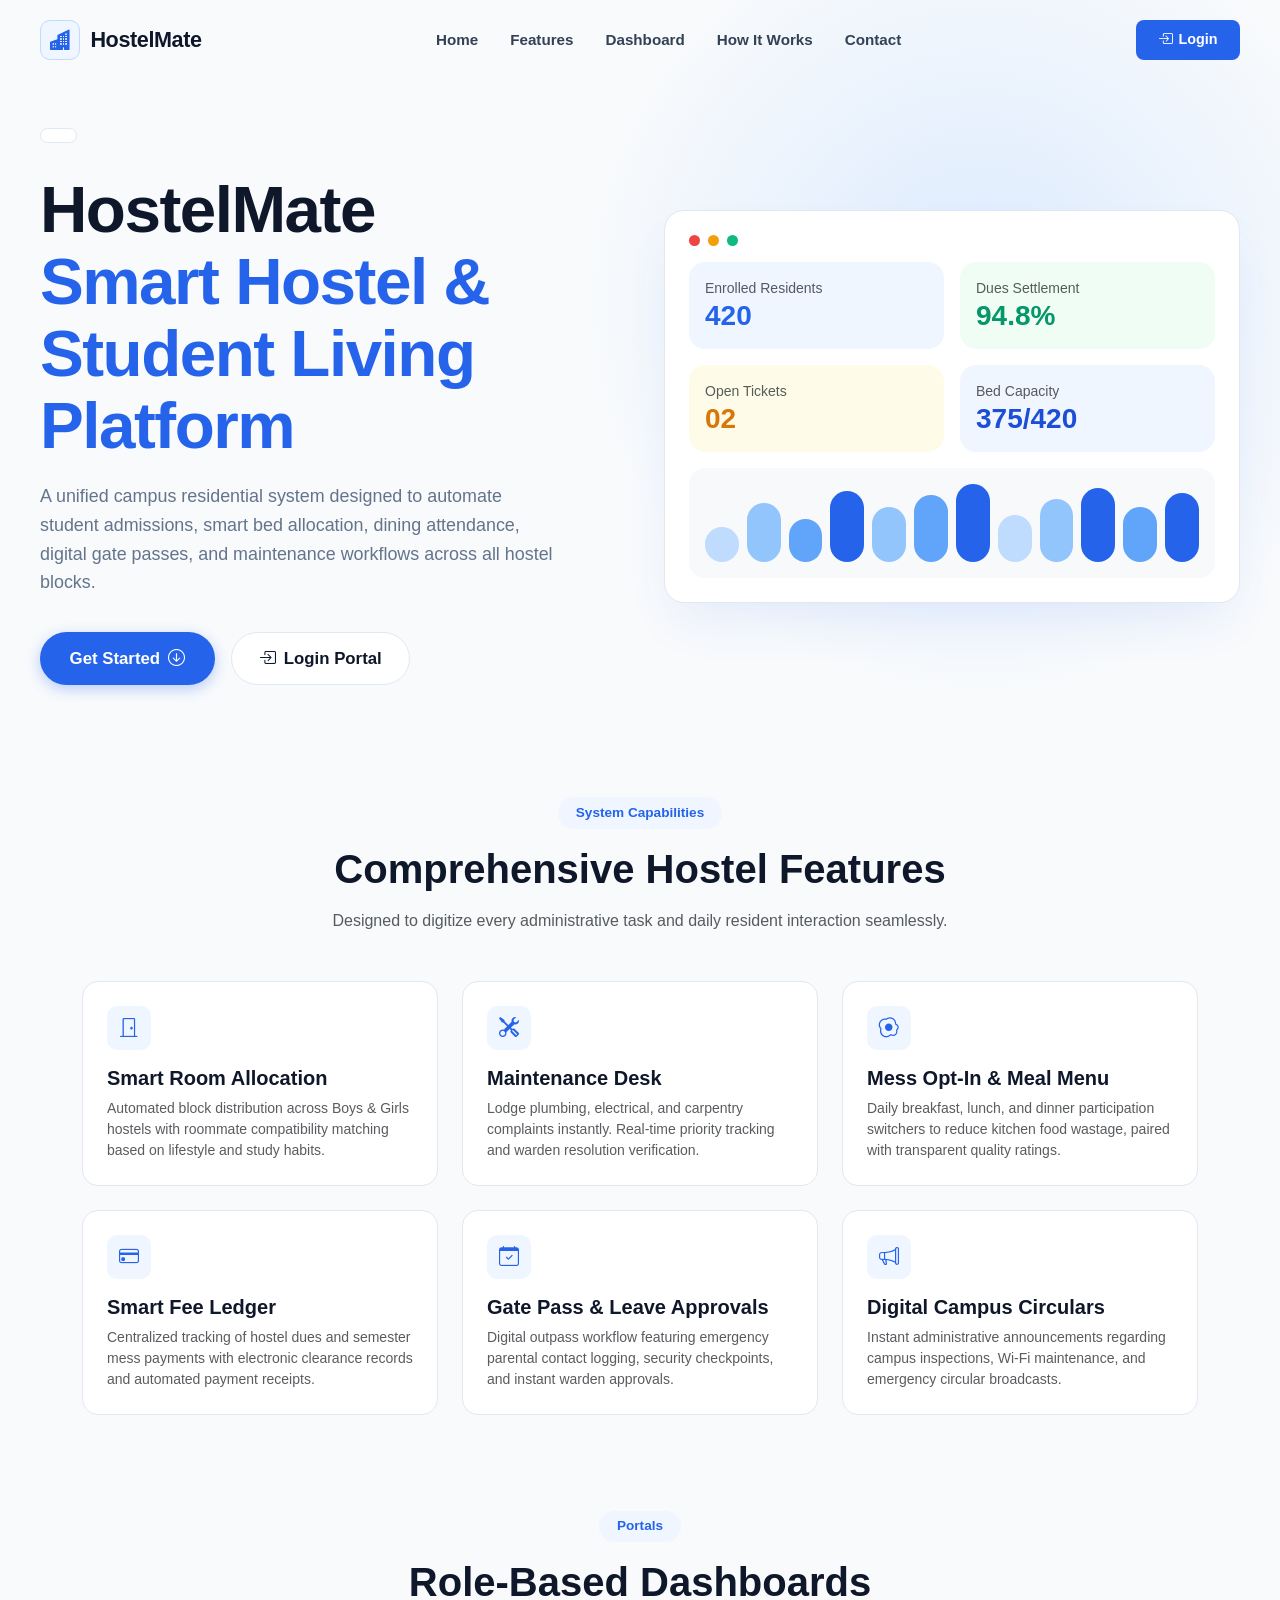
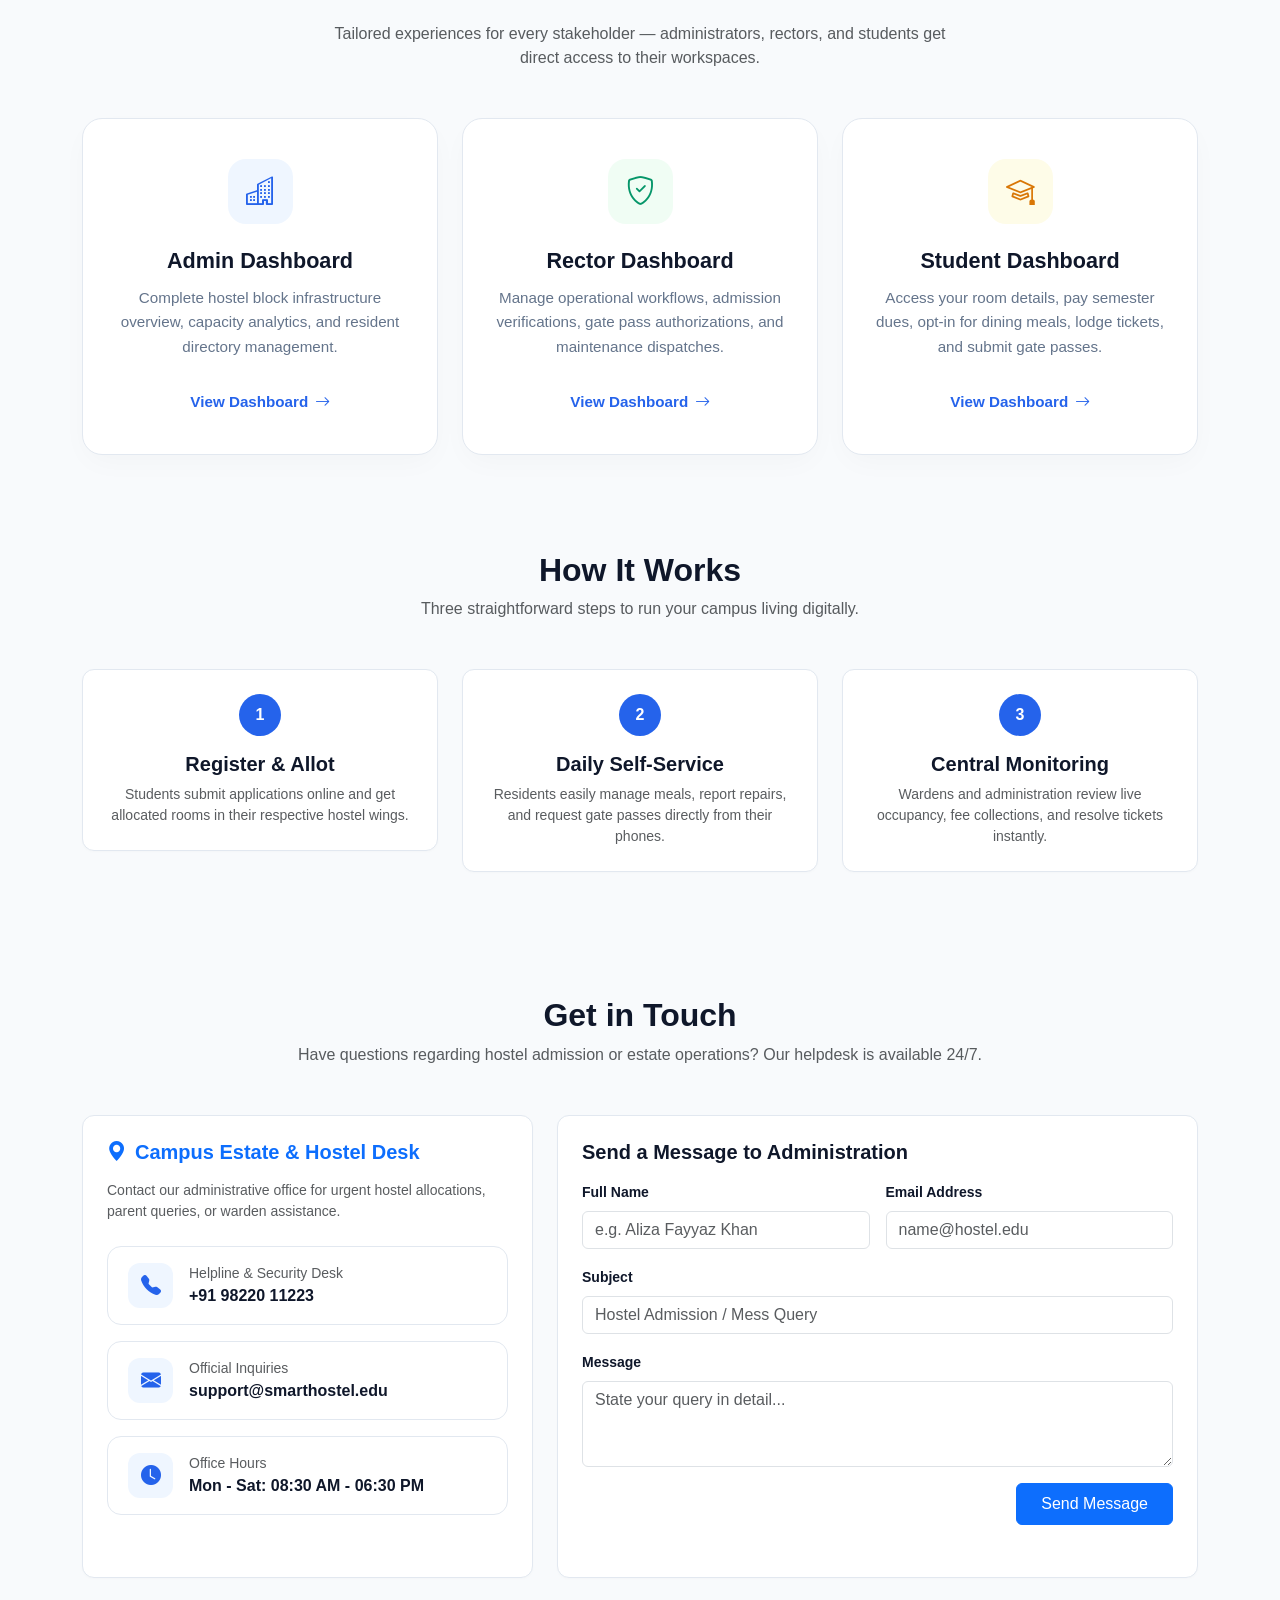
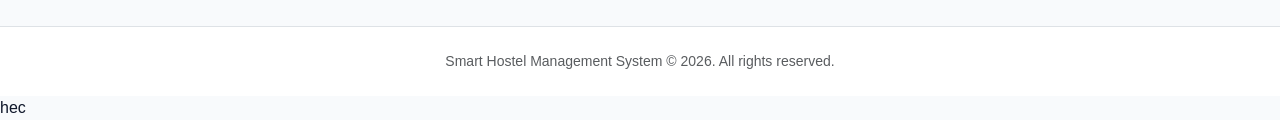
<file: home.html>
<!DOCTYPE html>
<html lang="en">
<head>
  <meta charset="UTF-8">
  <meta name="viewport" content="width=device-width, initial-scale=1.0">
  <title>HostelMate – Smart Hostel & Student Living Platform</title>
  <link rel="stylesheet" href="https://cdn.jsdelivr.net/npm/bootstrap@5.3.0/dist/css/bootstrap.min.css">
  <link rel="stylesheet" href="https://cdn.jsdelivr.net/npm/bootstrap-icons@1.11.0/font/bootstrap-icons.css">
  <link rel="stylesheet" href="style.css">
</head>
<body>

  <!-- Ambient Light Geometric Curve -->
  <div class="bg-shape-circle"></div>

  <!-- Header Navigation -->
  <header class="custom-navbar">
    <div class="d-flex justify-content-between align-items-center">
      
      <!-- Brand Logo -->
      <a href="home.html" class="brand-wrap">
        <div class="brand-badge"><i class="bi bi-buildings-fill"></i></div>
        <span>HostelMate</span>
      </a>

      <!-- Center Links (Direct Smooth Scrolling) -->
      <ul class="nav-menu-custom d-none d-lg-flex">
        <li><a href="home.html">Home</a></li>
        <li><a href="#features">Features</a></li>
        <li><a href="#dashboards">Dashboard</a></li>
        <li><a href="#how-it-works">How It Works</a></li>
        <li><a href="#contact">Contact</a></li>
      </ul>

      <!-- Right Action Login Button (Direct link to login.html) -->
      <div>
        <a href="login.html" class="btn-blue-primary">
          <i class="bi bi-box-arrow-in-right"></i> Login
        </a>
      </div>

    </div>
  </header>

  <!-- Hero Section -->
  <main class="hero-wrapper">
    <div class="container-fluid max-w-1300 p-0">
      <div class="row align-items-center g-5">
        
        <!-- Left Hero Content -->
        <div class="col-lg-6">
          <div class="pill-badge">
          </div>

          <h1 class="hero-main-title">
          HostelMate <br>
            <span class="blue-gradient-text">Smart Hostel & Student Living Platform</span>
          </h1>

          <p class="hero-description">
            A unified campus residential system designed to automate student admissions, smart bed allocation, dining attendance, digital gate passes, and maintenance workflows across all hostel blocks.
          </p>

          <div class="d-flex align-items-center gap-3">
            <!-- Get Started scrolls directly to Features -->
            <a href="#features" class="btn-hero-cta">
              Get Started <i class="bi bi-arrow-down-circle"></i>
            </a>
            <!-- Direct link to login.html -->
            <a href="login.html" class="btn-hero-demo">
              <i class="bi bi-box-arrow-in-right"></i> Login Portal
            </a>
          </div>
        </div>

        <!-- Right 2x2 Metric App Mockup (Blue Palette) -->
        <div class="col-lg-6">
          <div class="mockup-frame p-4">
            
            <div class="d-flex justify-content-between align-items-center mb-3">
              <div class="d-flex gap-2">
                <div class="circle-dot dot-red"></div>
                <div class="circle-dot dot-yellow"></div>
                <div class="circle-dot dot-green"></div>
              </div>
            </div>

            <!-- 2x2 Metric Tiles -->
            <div class="row g-3 mb-3">
              <div class="col-6">
                <div class="p-3 rounded-4" style="background: #eff6ff; color: #2563eb;">
                  <small class="text-muted d-block">Enrolled Residents</small>
                  <h3 class="fw-bold mb-0">420</h3>
                </div>
              </div>
              <div class="col-6">
                <div class="p-3 rounded-4" style="background: #f0fdf4; color: #059669;">
                  <small class="text-muted d-block">Dues Settlement</small>
                  <h3 class="fw-bold mb-0">94.8%</h3>
                </div>
              </div>
              <div class="col-6">
                <div class="p-3 rounded-4" style="background: #fefce8; color: #d97706;">
                  <small class="text-muted d-block">Open Tickets</small>
                  <h3 class="fw-bold mb-0">02</h3>
                </div>
              </div>
              <div class="col-6">
                <div class="p-3 rounded-4" style="background: #eff6ff; color: #1d4ed8;">
                  <small class="text-muted d-block">Bed Capacity</small>
                  <h3 class="fw-bold mb-0">375/420</h3>
                </div>
              </div>
            </div>

            <!-- Blue Rounded Bar Graph -->
            <div class="p-3 bg-light rounded-4 d-flex align-items-end justify-content-between" style="height: 110px; gap: 8px;">
              <div style="flex:1; background:#bfdbfe; border-radius:20px; height:45%;"></div>
              <div style="flex:1; background:#93c5fd; border-radius:20px; height:75%;"></div>
              <div style="flex:1; background:#60a5fa; border-radius:20px; height:55%;"></div>
              <div style="flex:1; background:#2563eb; border-radius:20px; height:90%;"></div>
              <div style="flex:1; background:#93c5fd; border-radius:20px; height:70%;"></div>
              <div style="flex:1; background:#60a5fa; border-radius:20px; height:85%;"></div>
              <div style="flex:1; background:#2563eb; border-radius:20px; height:100%;"></div>
              <div style="flex:1; background:#bfdbfe; border-radius:20px; height:60%;"></div>
              <div style="flex:1; background:#93c5fd; border-radius:20px; height:80%;"></div>
              <div style="flex:1; background:#2563eb; border-radius:20px; height:95%;"></div>
              <div style="flex:1; background:#60a5fa; border-radius:20px; height:70%;"></div>
              <div style="flex:1; background:#2563eb; border-radius:20px; height:88%;"></div>
            </div>

          </div>
        </div>

      </div>
    </div>
  </main>

  <!-- FEATURES SECTION (Target of Get Started button) -->
  <section class="container py-5" id="features">
    <div class="text-center mb-5">
      <div class="section-pill-badge">System Capabilities</div>
      <h2 class="display-6 fw-bold mb-3">Comprehensive Hostel Features</h2>
      <p class="text-muted mx-auto" style="max-width: 650px;">
        Designed to digitize every administrative task and daily resident interaction seamlessly.
      </p>
    </div>

    <div class="row g-4">
      <div class="col-md-4">
        <div class="feature-box">
          <div class="feature-icon-circle"><i class="bi bi-door-closed"></i></div>
          <h5 class="fw-bold">Smart Room Allocation</h5>
          <p class="text-muted small mb-0">Automated block distribution across Boys & Girls hostels with roommate compatibility matching based on lifestyle and study habits.</p>
        </div>
      </div>

      <div class="col-md-4">
        <div class="feature-box">
          <div class="feature-icon-circle"><i class="bi bi-tools"></i></div>
          <h5 class="fw-bold">Maintenance Desk</h5>
          <p class="text-muted small mb-0">Lodge plumbing, electrical, and carpentry complaints instantly. Real-time priority tracking and warden resolution verification.</p>
        </div>
      </div>

      <div class="col-md-4">
        <div class="feature-box">
          <div class="feature-icon-circle"><i class="bi bi-egg-fried"></i></div>
          <h5 class="fw-bold">Mess Opt-In & Meal Menu</h5>
          <p class="text-muted small mb-0">Daily breakfast, lunch, and dinner participation switchers to reduce kitchen food wastage, paired with transparent quality ratings.</p>
        </div>
      </div>

      <div class="col-md-4">
        <div class="feature-box">
          <div class="feature-icon-circle"><i class="bi bi-credit-card"></i></div>
          <h5 class="fw-bold">Smart Fee Ledger</h5>
          <p class="text-muted small mb-0">Centralized tracking of hostel dues and semester mess payments with electronic clearance records and automated payment receipts.</p>
        </div>
      </div>

      <div class="col-md-4">
        <div class="feature-box">
          <div class="feature-icon-circle"><i class="bi bi-calendar-check"></i></div>
          <h5 class="fw-bold">Gate Pass & Leave Approvals</h5>
          <p class="text-muted small mb-0">Digital outpass workflow featuring emergency parental contact logging, security checkpoints, and instant warden approvals.</p>
        </div>
      </div>

      <div class="col-md-4">
        <div class="feature-box">
          <div class="feature-icon-circle"><i class="bi bi-megaphone"></i></div>
          <h5 class="fw-bold">Digital Campus Circulars</h5>
          <p class="text-muted small mb-0">Instant administrative announcements regarding campus inspections, Wi-Fi maintenance, and emergency circular broadcasts.</p>
        </div>
      </div>
    </div>
  </section>

  <!-- ROLE-BASED DASHBOARDS SECTION -->
  <section class="container py-5" id="dashboards">
    <div class="text-center mb-5">
      <div class="section-pill-badge">Portals</div>
      <h2 class="display-6 fw-bold mb-3">Role-Based Dashboards</h2>
      <p class="text-muted mx-auto" style="max-width: 650px;">
        Tailored experiences for every stakeholder — administrators, rectors, and students get direct access to their workspaces.
      </p>
    </div>

    <div class="row g-4">
      <!-- 1. Owner / Admin Dashboard Card -->
      <div class="col-lg-4 col-md-6">
        <div class="role-card">
          <div class="role-icon-box icon-box-primary-blue">
            <i class="bi bi-buildings"></i>
          </div>
          <h4 class="role-title">Admin Dashboard</h4>
          <p class="role-desc">
            Complete hostel block infrastructure overview, capacity analytics, and resident directory management.
          </p>
          <a href="login.html" class="role-link-btn">
            View Dashboard <i class="bi bi-arrow-right"></i>
          </a>
        </div>
      </div>

      <!-- 2. Rector Dashboard Card -->
      <div class="col-lg-4 col-md-6">
        <div class="role-card">
          <div class="role-icon-box icon-box-cyan">
            <i class="bi bi-shield-check"></i>
          </div>
          <h4 class="role-title">Rector Dashboard</h4>
          <p class="role-desc">
            Manage operational workflows, admission verifications, gate pass authorizations, and maintenance dispatches.
          </p>
          <a href="login.html" class="role-link-btn">
            View Dashboard <i class="bi bi-arrow-right"></i>
          </a>
        </div>
      </div>

      <!-- 3. Student Dashboard Card -->
      <div class="col-lg-4 col-md-6">
        <div class="role-card">
          <div class="role-icon-box icon-box-amber-blue">
            <i class="bi bi-mortarboard"></i>
          </div>
          <h4 class="role-title">Student Dashboard</h4>
          <p class="role-desc">
            Access your room details, pay semester dues, opt-in for dining meals, lodge tickets, and submit gate passes.
          </p>
          <a href="login.html" class="role-link-btn">
            View Dashboard <i class="bi bi-arrow-right"></i>
          </a>
        </div>
      </div>
    </div>
  </section>

  <!-- How It Works Section -->
  <section class="container py-5" id="how-it-works">
    <div class="text-center mb-5">
      <h2 class="fw-bold">How It Works</h2>
      <p class="text-muted">Three straightforward steps to run your campus living digitally.</p>
    </div>

    <div class="row g-4 text-center">
      <div class="col-md-4">
        <div class="dashboard-card">
          <div class="user-avatar mx-auto mb-3" style="background:#2563eb; color:#fff; font-weight:bold;">1</div>
          <h5 class="fw-bold">Register & Allot</h5>
          <p class="text-muted small mb-0">Students submit applications online and get allocated rooms in their respective hostel wings.</p>
        </div>
      </div>

      <div class="col-md-4">
        <div class="dashboard-card">
          <div class="user-avatar mx-auto mb-3" style="background:#2563eb; color:#fff; font-weight:bold;">2</div>
          <h5 class="fw-bold">Daily Self-Service</h5>
          <p class="text-muted small mb-0">Residents easily manage meals, report repairs, and request gate passes directly from their phones.</p>
        </div>
      </div>

      <div class="col-md-4">
        <div class="dashboard-card">
          <div class="user-avatar mx-auto mb-3" style="background:#2563eb; color:#fff; font-weight:bold;">3</div>
          <h5 class="fw-bold">Central Monitoring</h5>
          <p class="text-muted small mb-0">Wardens and administration review live occupancy, fee collections, and resolve tickets instantly.</p>
        </div>
      </div>
    </div>
  </section>

  <!-- Enhanced Contact Section -->
  <section class="container py-5" id="contact">
    <div class="text-center mb-5">
      <h2 class="fw-bold">Get in Touch</h2>
      <p class="text-muted">Have questions regarding hostel admission or estate operations? Our helpdesk is available 24/7.</p>
    </div>

    <div class="row g-4 align-items-stretch">
      <div class="col-lg-5">
        <div class="dashboard-card h-100 p-4">
          <h5 class="fw-bold mb-3 text-primary"><i class="bi bi-geo-alt-fill me-2"></i>Campus Estate & Hostel Desk</h5>
          <p class="text-muted small mb-4">Contact our administrative office for urgent hostel allocations, parent queries, or warden assistance.</p>
          
          <div class="contact-info-pill">
            <div class="contact-info-icon"><i class="bi bi-telephone-fill"></i></div>
            <div>
              <small class="text-muted d-block">Helpline & Security Desk</small>
              <strong>+91 98220 11223</strong>
            </div>
          </div>

          <div class="contact-info-pill">
            <div class="contact-info-icon"><i class="bi bi-envelope-fill"></i></div>
            <div>
              <small class="text-muted d-block">Official Inquiries</small>
              <strong>support@smarthostel.edu</strong>
            </div>
          </div>

          <div class="contact-info-pill mb-0">
            <div class="contact-info-icon"><i class="bi bi-clock-fill"></i></div>
            <div>
              <small class="text-muted d-block">Office Hours</small>
              <strong>Mon - Sat: 08:30 AM - 06:30 PM</strong>
            </div>
          </div>
        </div>
      </div>

      <div class="col-lg-7">
        <div class="dashboard-card h-100 p-4">
          <h5 class="fw-bold mb-3">Send a Message to Administration</h5>
          <form onsubmit="event.preventDefault(); alert('Your message has been dispatched to the Estate Office.'); this.reset();">
            <div class="row g-3">
              <div class="col-md-6">
                <label class="form-label small fw-bold">Full Name</label>
                <input type="text" class="form-control" placeholder="e.g. Aliza Fayyaz Khan" required>
              </div>
              <div class="col-md-6">
                <label class="form-label small fw-bold">Email Address</label>
                <input type="email" class="form-control" placeholder="name@hostel.edu" required>
              </div>
              <div class="col-12">
                <label class="form-label small fw-bold">Subject</label>
                <input type="text" class="form-control" placeholder="Hostel Admission / Mess Query" required>
              </div>
              <div class="col-12">
                <label class="form-label small fw-bold">Message</label>
                <textarea class="form-control" rows="3" placeholder="State your query in detail..." required></textarea>
              </div>
              <div class="col-12 text-end">
                <button type="submit" class="btn btn-primary px-4 py-2">Send Message</button>
              </div>
            </div>
          </form>
        </div>
      </div>
    </div>
  </section>

  <!-- Footer -->
  <footer class="py-4 text-center text-muted small border-top bg-white">
    Smart Hostel Management System &copy; 2026. All rights reserved.
  </footer>

  <!-- Scripts -->
  <script src="https://cdn.jsdelivr.net/npm/bootstrap@5.3.0/dist/js/bootstrap.bundle.min.js"></script>
  <script src="app.js"></script>
</body>
</html>hec
</file>
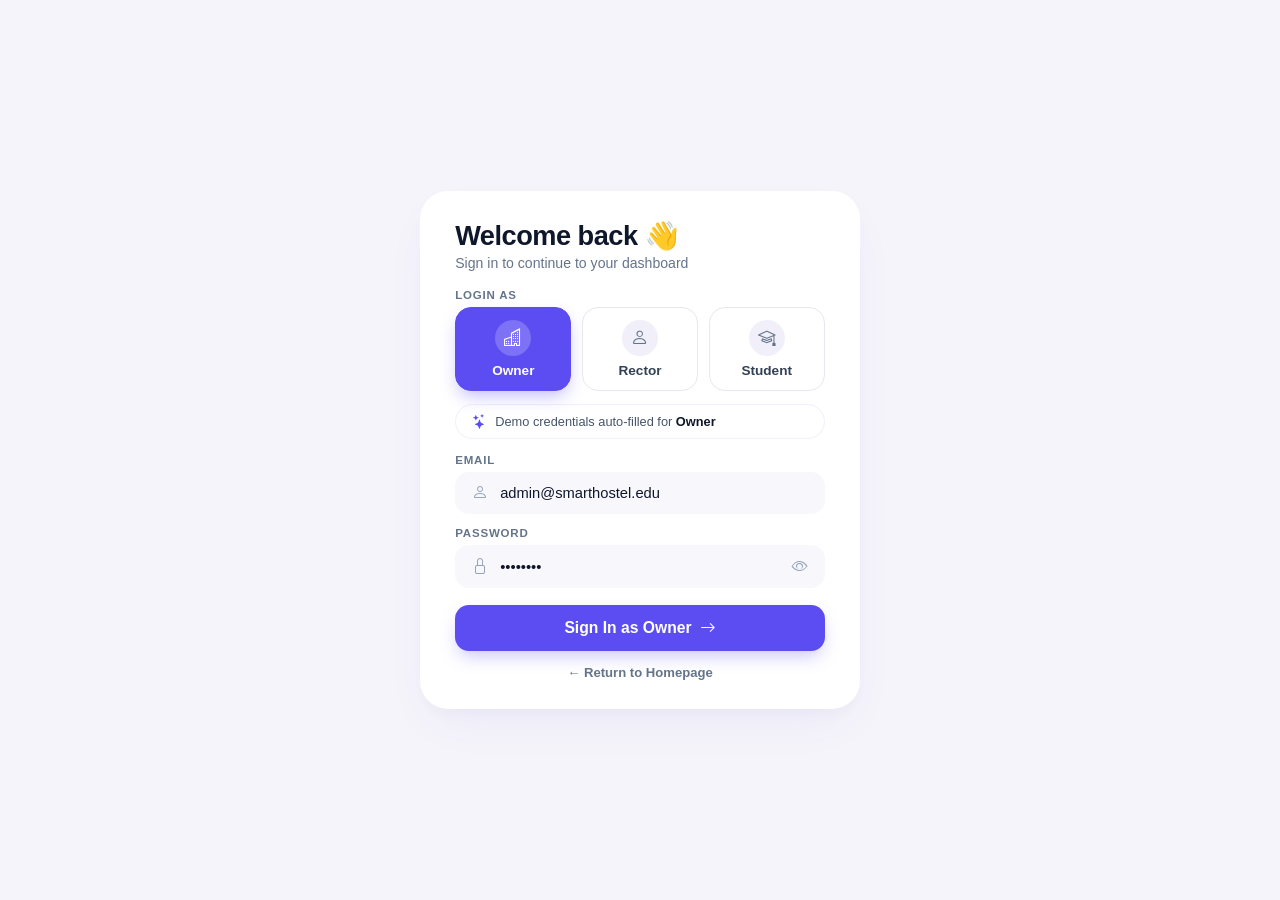
<file: login.html>
<!DOCTYPE html>
<html lang="en">
<head>
  <meta charset="UTF-8">
  <meta name="viewport" content="width=device-width, initial-scale=1.0">
  <title>Sign In - HostelMate</title>
  <link rel="stylesheet" href="https://cdn.jsdelivr.net/npm/bootstrap-icons@1.11.0/font/bootstrap-icons.css">
  <style>
    :root {
      --primary-purple: #5c4df2;
      --primary-purple-hover: #4b3ce0;
      --bg-page: #f5f4fa;
      --bg-card: #ffffff;
      --text-main: #1e1b4b;
      --text-muted: #64748b;
      --border-color: #e8e7f0;
      --input-bg: #f8f8fc;
    }

    * {
      box-sizing: border-box;
      margin: 0;
      padding: 0;
      font-family: -apple-system, BlinkMacSystemFont, "Segoe UI", Roboto, Helvetica, Arial, sans-serif;
    }

    /* Lock the viewport height and prevent scrolling */
    html, body {
      height: 100vh;
      width: 100vw;
      overflow: hidden;
    }

    body {
      background-color: var(--bg-page);
      display: flex;
      align-items: center;
      justify-content: center;
      padding: 1rem;
    }

    /* Compact card dimensions */
    .login-container {
      background: var(--bg-card);
      width: 100%;
      max-width: 440px;
      border-radius: 28px;
      padding: 1.8rem 2.2rem;
      box-shadow: 0 20px 50px -15px rgba(92, 77, 242, 0.08), 0 8px 16px -5px rgba(0, 0, 0, 0.03);
    }

    .login-header h1 {
      font-size: 1.7rem;
      font-weight: 800;
      color: #0f172a;
      letter-spacing: -0.5px;
      display: flex;
      align-items: center;
      gap: 0.4rem;
      margin-bottom: 0.2rem;
    }

    .login-header p {
      color: var(--text-muted);
      font-size: 0.88rem;
      margin-bottom: 1.1rem;
    }

    .section-label {
      font-size: 0.72rem;
      font-weight: 700;
      text-transform: uppercase;
      letter-spacing: 0.8px;
      color: var(--text-muted);
      margin-bottom: 0.4rem;
      display: block;
    }

    .role-grid {
      display: grid;
      grid-template-columns: 1fr 1fr 1fr;
      gap: 0.65rem;
      margin-bottom: 0.85rem;
    }

    .role-btn {
      background: #ffffff;
      border: 1.5px solid var(--border-color);
      border-radius: 16px;
      padding: 0.75rem 0.4rem;
      display: flex;
      flex-direction: column;
      align-items: center;
      justify-content: center;
      gap: 0.4rem;
      cursor: pointer;
      transition: all 0.2s ease;
      color: #334155;
      font-weight: 700;
      font-size: 0.85rem;
    }

    .role-btn .icon-box {
      width: 36px;
      height: 36px;
      border-radius: 50%;
      background: #f1f0fa;
      display: flex;
      align-items: center;
      justify-content: center;
      font-size: 1.1rem;
      color: #64748b;
      transition: all 0.2s ease;
    }

    .role-btn:hover {
      border-color: #cbd5e1;
      transform: translateY(-2px);
    }

    .role-btn.active {
      background: var(--primary-purple);
      border-color: var(--primary-purple);
      color: #ffffff;
      box-shadow: 0 8px 18px -4px rgba(92, 77, 242, 0.4);
    }

    .role-btn.active .icon-box {
      background: rgba(255, 255, 255, 0.2);
      color: #ffffff;
    }

    .demo-pill {
      background: #ffffff;
      border: 1.5px solid #f1f0fa;
      border-radius: 50px;
      padding: 0.5rem 1rem;
      display: flex;
      align-items: center;
      gap: 0.5rem;
      font-size: 0.8rem;
      color: #475569;
      margin-bottom: 0.9rem;
    }

    .demo-pill i {
      color: var(--primary-purple);
      font-size: 0.95rem;
    }

    .demo-pill strong {
      color: #0f172a;
    }

    .input-group-custom {
      margin-bottom: 0.8rem;
    }

    .input-wrap {
      background: var(--input-bg);
      border: 1.5px solid transparent;
      border-radius: 14px;
      padding: 0.7rem 1rem;
      display: flex;
      align-items: center;
      gap: 0.75rem;
      transition: all 0.2s ease;
    }

    .input-wrap:focus-within {
      border-color: var(--primary-purple);
      background: #ffffff;
      box-shadow: 0 0 0 3px rgba(92, 77, 242, 0.1);
    }

    .input-wrap i {
      color: #94a3b8;
      font-size: 1rem;
    }

    .input-wrap input {
      border: none;
      background: transparent;
      outline: none;
      width: 100%;
      font-size: 0.92rem;
      color: #0f172a;
      font-weight: 500;
    }

    .toggle-password {
      cursor: pointer;
      color: #94a3b8;
      font-size: 1rem;
    }

    .btn-submit {
      width: 100%;
      background: var(--primary-purple);
      color: #ffffff;
      border: none;
      border-radius: 14px;
      padding: 0.85rem;
      font-size: 0.98rem;
      font-weight: 700;
      display: flex;
      align-items: center;
      justify-content: center;
      gap: 0.5rem;
      cursor: pointer;
      margin-top: 1.1rem;
      box-shadow: 0 8px 18px -4px rgba(92, 77, 242, 0.35);
      transition: all 0.2s ease;
    }

    .btn-submit:hover {
      background: var(--primary-purple-hover);
      transform: translateY(-1px);
    }

    .back-home {
      display: block;
      text-align: center;
      margin-top: 0.9rem;
      color: var(--text-muted);
      text-decoration: none;
      font-size: 0.82rem;
      font-weight: 600;
    }

    .back-home:hover {
      color: var(--primary-purple);
    }
  </style>
</head>
<body>

  <div class="login-container">

    <div class="login-header">
      <h1>Welcome back 👋</h1>
      <p>Sign in to continue to your dashboard</p>
    </div>

    <form onsubmit="handleFormSubmit(event)">

      <span class="section-label">LOGIN AS</span>
      <div class="role-grid">

        <div class="role-btn active" id="btn-owner" onclick="selectRole('owner')">
          <div class="icon-box"><i class="bi bi-buildings"></i></div>
          <span>Owner</span>
        </div>

        <div class="role-btn" id="btn-rector" onclick="selectRole('rector')">
          <div class="icon-box"><i class="bi bi-person"></i></div>
          <span>Rector</span>
        </div>

        <div class="role-btn" id="btn-student" onclick="selectRole('student')">
          <div class="icon-box"><i class="bi bi-mortarboard"></i></div>
          <span>Student</span>
        </div>

      </div>

      <div class="demo-pill">
        <i class="bi bi-stars"></i>
        <span>Demo credentials auto-filled for <strong id="demo-role-name">Owner</strong></span>
      </div>

      <div class="input-group-custom">
        <span class="section-label">EMAIL</span>
        <div class="input-wrap">
          <i class="bi bi-person"></i>
          <input type="email" id="userEmail" value="admin@smarthostel.edu" required>
        </div>
      </div>

      <div class="input-group-custom">
        <span class="section-label">PASSWORD</span>
        <div class="input-wrap">
          <i class="bi bi-lock"></i>
          <input type="password" id="userPassword" value="admin123" required>
          <i class="bi bi-eye toggle-password" onclick="togglePasswordVisibility()" id="eyeIcon"></i>
        </div>
      </div>

      <button type="submit" class="btn-submit" id="submitBtn">
        <span id="btnText">Sign In as Owner</span> <i class="bi bi-arrow-right"></i>
      </button>

      <a href="home.html" class="back-home">← Return to Homepage</a>
    </form>

  </div>

  <script>
    const roleCredentials = {
      owner: {
        name: 'Owner',
        email: 'admin@smarthostel.edu',
        defaultPass: 'admin123',
        target: 'admindashboard.html'
      },
      rector: {
        name: 'Rector',
        email: 'rector@smarthostel.edu',
        defaultPass: 'rector123',
        target: 'rector.html'
      },
      student: {
        name: 'Student',
        email: 'student@smarthostel.edu',
        defaultPass: 'password123',
        target: 'studdashboard.html'
      }
    };

    let activeRole = 'owner';

    function selectRole(role) {
      activeRole = role;

      document.getElementById('btn-owner').classList.remove('active');
      document.getElementById('btn-rector').classList.remove('active');
      document.getElementById('btn-student').classList.remove('active');
      document.getElementById(`btn-${role}`).classList.add('active');

      const current = roleCredentials[role];
      document.getElementById('demo-role-name').innerText = current.name;
      document.getElementById('userEmail').value = current.email;
      document.getElementById('userPassword').value = current.defaultPass;
      document.getElementById('btnText').innerText = `Sign In as ${current.name}`;
    }

    function togglePasswordVisibility() {
      const passInput = document.getElementById('userPassword');
      const eyeIcon = document.getElementById('eyeIcon');
      if (passInput.type === 'password') {
        passInput.type = 'text';
        eyeIcon.classList.replace('bi-eye', 'bi-eye-slash');
      } else {
        passInput.type = 'password';
        eyeIcon.classList.replace('bi-eye-slash', 'bi-eye');
      }
    }

    async function handleFormSubmit(event) {
      event.preventDefault();

      const email = document.getElementById('userEmail').value.trim();
      const password = document.getElementById('userPassword').value.trim();
      const submitBtn = document.getElementById('submitBtn');
      const btnText = document.getElementById('btnText');

      submitBtn.disabled = true;
      btnText.innerHTML = '<span class="spinner-border spinner-border-sm me-2"></span>Signing in...';

      try {
        const response = await fetch('http://127.0.0.1:5000/api/login', {
          method: 'POST',
          headers: { 'Content-Type': 'application/json' },
          body: JSON.stringify({ email, password })
        });

        const data = await response.json();

        if (response.ok && data.success) {
          sessionStorage.setItem('hostel_user', JSON.stringify(data));

          const normalizedRole = (data.role || '').toLowerCase();
          if (normalizedRole === 'student') {
            window.location.href = 'studdashboard.html';
          } else if (normalizedRole === 'rector') {
            window.location.href = 'rector.html';
          } else if (normalizedRole === 'owner' || normalizedRole === 'admin') {
            window.location.href = 'admindashboard.html';
          } else {
            window.location.href = roleCredentials[activeRole].target;
          }
        } else {
          alert(data.message || 'Invalid email or password. Please verify credentials.');
        }
      } catch (err) {
        console.error('Login error:', err);
        alert('Server unreachable. Make sure server.py is running on port 5000.');
      } finally {
        submitBtn.disabled = false;
        btnText.innerText = `Sign In as ${roleCredentials[activeRole].name}`;
      }
    }
  </script>
</body>
</html>
</file>
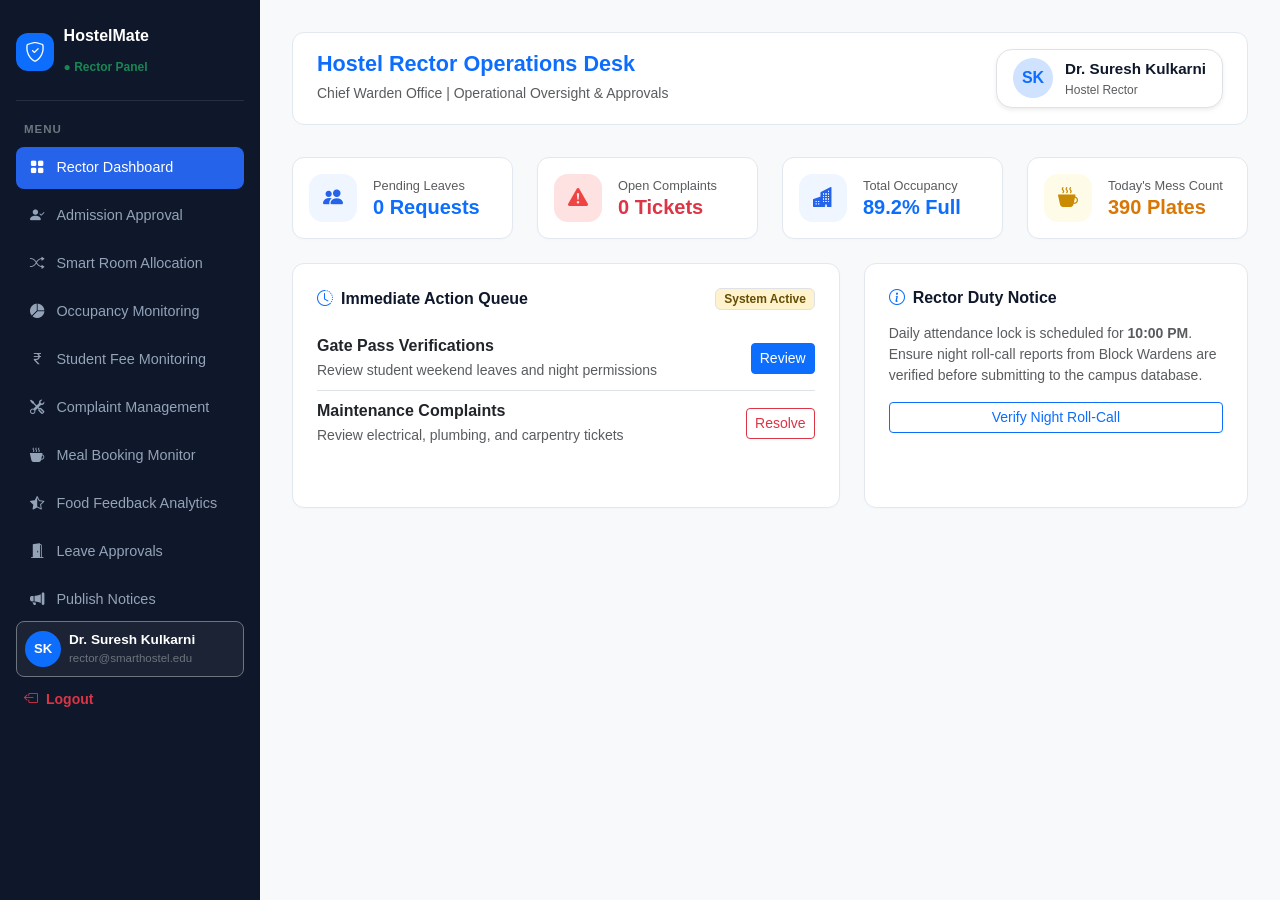
<file: rector.html>
<!DOCTYPE html>
<html lang="en">
<head>
  <meta charset="UTF-8">
  <meta name="viewport" content="width=device-width, initial-scale=1.0">
  <title>HostelMate - Rector Operations Desk</title>
  <link rel="stylesheet" href="https://cdn.jsdelivr.net/npm/bootstrap@5.3.0/dist/css/bootstrap.min.css">
  <link rel="stylesheet" href="https://cdn.jsdelivr.net/npm/bootstrap-icons@1.11.0/font/bootstrap-icons.css">
  <link rel="stylesheet" href="style.css">
</head>
<body class="d-flex min-vh-100 bg-light">

  <!-- 1. FIXED DARK SIDEBAR (Matching Admin Panel Style) -->
  <aside class="fixed-sidebar">
    <!-- Brand Header -->
    <div class="sidebar-brand">
      <div class="user-avatar bg-primary text-white" style="width: 38px; height: 38px; border-radius: 12px;">
        <i class="bi bi-shield-check fs-5"></i>
      </div>
      <div>
        <div class="fw-bold fs-6 text-white">HostelMate</div>
        <small class="text-success" style="font-size: 0.75rem;">● Rector Panel</small>
      </div>
    </div>

    <small class="text-uppercase text-secondary fw-bold px-2 mb-2 d-block" style="font-size: 0.72rem; letter-spacing: 1px;">MENU</small>

    <!-- Sidebar Navigation with All 10 Rector Modules -->
    <ul class="sidebar-nav">
      <li><button class="active" onclick="switchTab('rector-dash', this)"><i class="bi bi-grid-fill"></i> Rector Dashboard</button></li>
      <li><button onclick="switchTab('admission-appr', this)"><i class="bi bi-person-check-fill"></i> Admission Approval</button></li>
      <li><button onclick="switchTab('smart-alloc', this)"><i class="bi bi-shuffle"></i> Smart Room Allocation</button></li>
      <li><button onclick="switchTab('occupancy-mon', this)"><i class="bi bi-pie-chart-fill"></i> Occupancy Monitoring</button></li>
      <li><button onclick="switchTab('fee-mon', this)"><i class="bi bi-currency-rupee"></i> Student Fee Monitoring</button></li>
      <li><button onclick="switchTab('complaint-mgmt', this)"><i class="bi bi-tools"></i> Complaint Management</button></li>
      <li><button onclick="switchTab('meal-mon', this)"><i class="bi bi-cup-hot-fill"></i> Meal Booking Monitor</button></li>
      <li><button onclick="switchTab('feedback-anal', this)"><i class="bi bi-star-half"></i> Food Feedback Analytics</button></li>
      <li><button onclick="switchTab('leave-appr', this)"><i class="bi bi-door-open-fill"></i> Leave Approvals</button></li>
      <li><button onclick="switchTab('publish-notice', this)"><i class="bi bi-megaphone-fill"></i> Publish Notices</button></li>
    </ul>

    <!-- Logged-in Rector Profile Box -->
    <div class="p-2 mt-auto rounded-3 d-flex align-items-center gap-2 border border-secondary" style="background: rgba(255, 255, 255, 0.05);">
      <div class="user-avatar bg-primary text-white" style="width: 36px; height: 36px; font-size: 0.82rem; font-weight: bold;">SK</div>
      <div class="overflow-hidden">
        <div class="fw-bold text-white text-truncate" style="font-size: 0.85rem;">Dr. Suresh Kulkarni</div>
        <div class="text-secondary text-truncate" style="font-size: 0.72rem;">rector@smarthostel.edu</div>
      </div>
    </div>

    <!-- Sign Out Button -->
    <a href="home.html" class="text-danger fw-bold text-decoration-none mt-2 d-flex align-items-center gap-2 px-2 py-1 small">
      <i class="bi bi-box-arrow-left"></i> Logout
    </a>
  </aside>

  <!-- 2. MAIN CONTENT AREA -->
  <main class="main-content flex-grow-1">

    <!-- Top Header Banner Matching Reference -->
    <div class="top-header">
      <div>
        <h3 class="header-title text-primary fw-bold mb-1">Hostel Rector Operations Desk</h3>
        <small class="text-muted">Chief Warden Office | Operational Oversight & Approvals</small>
      </div>
      <div class="user-badge bg-white px-3 py-2 rounded-4 border shadow-sm">
        <div class="user-avatar bg-primary-subtle text-primary fw-bold" style="width: 40px; height: 40px; border-radius: 50%;">SK</div>
        <div>
          <div class="fw-bold" style="font-size: 0.95rem;">Dr. Suresh Kulkarni</div>
          <small class="text-muted d-block" style="font-size: 0.75rem;">Hostel Rector</small>
        </div>
      </div>
    </div>

    <!-- ==================== 1. RECTOR DASHBOARD OVERVIEW ==================== -->
    <div id="rector-dash-tab" class="tab-content-panel active-panel">
      <!-- 4 Top Overview Cards -->
      <div class="row g-4 mb-4">
        <!-- 1. Pending Leaves -->
        <div class="col-xl-3 col-md-6">
          <div class="dashboard-card mb-0 p-3 d-flex align-items-center gap-3">
            <div class="user-avatar" style="background: #eff6ff; color: #2563eb; width: 48px; height: 48px; border-radius: 14px;">
              <i class="bi bi-people-fill fs-5"></i>
            </div>
            <div>
              <small class="text-muted d-block" style="font-size: 0.8rem;">Pending Leaves</small>
              <h5 class="mb-0 fw-bold text-primary" id="stat-pending-leaves">0 Requests</h5>
            </div>
          </div>
        </div>

        <!-- 2. Open Complaints -->
        <div class="col-xl-3 col-md-6">
          <div class="dashboard-card mb-0 p-3 d-flex align-items-center gap-3">
            <div class="user-avatar" style="background: #fee2e2; color: #ef4444; width: 48px; height: 48px; border-radius: 14px;">
              <i class="bi bi-exclamation-triangle-fill fs-5"></i>
            </div>
            <div>
              <small class="text-muted d-block" style="font-size: 0.8rem;">Open Complaints</small>
              <h5 class="mb-0 fw-bold text-danger" id="stat-open-tickets">0 Tickets</h5>
            </div>
          </div>
        </div>

        <!-- 3. Total Occupancy -->
        <div class="col-xl-3 col-md-6">
          <div class="dashboard-card mb-0 p-3 d-flex align-items-center gap-3">
            <div class="user-avatar" style="background: #eff6ff; color: #2563eb; width: 48px; height: 48px; border-radius: 14px;">
              <i class="bi bi-buildings-fill fs-5"></i>
            </div>
            <div>
              <small class="text-muted d-block" style="font-size: 0.8rem;">Total Occupancy</small>
              <h5 class="mb-0 fw-bold text-primary">89.2% Full</h5>
            </div>
          </div>
        </div>

        <!-- 4. Today's Mess Count -->
        <div class="col-xl-3 col-md-6">
          <div class="dashboard-card mb-0 p-3 d-flex align-items-center gap-3">
            <div class="user-avatar" style="background: #fefce8; color: #ca8a04; width: 48px; height: 48px; border-radius: 14px;">
              <i class="bi bi-cup-hot-fill fs-5"></i>
            </div>
            <div>
              <small class="text-muted d-block" style="font-size: 0.8rem;">Today's Mess Count</small>
              <h5 class="mb-0 fw-bold" style="color: #d97706;">390 Plates</h5>
            </div>
          </div>
        </div>
      </div>

      <!-- Quick Action Queue -->
      <div class="row g-4">
        <div class="col-lg-7">
          <div class="dashboard-card h-100">
            <div class="d-flex justify-content-between align-items-center mb-3">
              <h6 class="fw-bold mb-0"><i class="bi bi-clock-history me-2 text-primary"></i>Immediate Action Queue</h6>
              <span class="badge bg-warning-subtle text-warning-emphasis border">System Active</span>
            </div>
            <div class="list-group list-group-flush">
              <div class="list-group-item d-flex justify-content-between align-items-center px-0 py-2">
                <div>
                  <strong class="d-block text-dark">Gate Pass Verifications</strong>
                  <small class="text-muted">Review student weekend leaves and night permissions</small>
                </div>
                <button class="btn btn-sm btn-primary" onclick="switchTab('leave-appr', document.querySelectorAll('.sidebar-nav button')[8])">Review</button>
              </div>
              <div class="list-group-item d-flex justify-content-between align-items-center px-0 py-2">
                <div>
                  <strong class="d-block text-dark">Maintenance Complaints</strong>
                  <small class="text-muted">Review electrical, plumbing, and carpentry tickets</small>
                </div>
                <button class="btn btn-sm btn-outline-danger" onclick="switchTab('complaint-mgmt', document.querySelectorAll('.sidebar-nav button')[5])">Resolve</button>
              </div>
            </div>
          </div>
        </div>

        <div class="col-lg-5">
          <div class="dashboard-card h-100">
            <h6 class="fw-bold mb-3"><i class="bi bi-info-circle me-2 text-primary"></i>Rector Duty Notice</h6>
            <p class="text-muted small">Daily attendance lock is scheduled for <strong>10:00 PM</strong>. Ensure night roll-call reports from Block Wardens are verified before submitting to the campus database.</p>
            <button class="btn btn-outline-primary btn-sm w-100" onclick="alert('Night roll-call verification protocol initiated.')">Verify Night Roll-Call</button>
          </div>
        </div>
      </div>
    </div>

    <!-- ==================== 2. ADMISSION APPROVAL ==================== -->
    <div id="admission-appr-tab" class="tab-content-panel">
      <div class="dashboard-card">
        <div class="d-flex justify-content-between align-items-center mb-4">
          <div>
            <h5 class="fw-bold mb-1">Hostel Admission Verifications</h5>
            <small class="text-muted">Review student applications and grant block permissions</small>
          </div>
          <span class="badge bg-primary">1 Pending Review</span>
        </div>
        <table class="table table-hover align-middle">
          <thead class="table-light">
            <tr><th>App ID</th><th>Student Name</th><th>Course</th><th>Applied Wing</th><th>Status</th><th>Action</th></tr>
          </thead>
          <tbody>
            <tr>
              <td>#ADM-2026-08</td>
              <td class="fw-bold">Ayesha Khan</td>
              <td>B.Com (Computer Applications)</td>
              <td><span class="badge bg-danger-subtle text-danger border">Girls Wing (Block C)</span></td>
              <td><span class="badge bg-warning text-dark">Pending Verification</span></td>
              <td>
                <button class="btn btn-sm btn-success me-1" onclick="alert('Admission Approved and Bed Assigned!')">Approve & Allot</button>
                <button class="btn btn-sm btn-outline-danger" onclick="alert('Application Rejected.')">Reject</button>
              </td>
            </tr>
            <tr>
              <td>#ADM-2026-07</td>
              <td class="fw-bold">Mohd Faaz Khan</td>
              <td>B.Com CA</td>
              <td><span class="badge bg-primary-subtle text-primary border">Boys Wing (Block A)</span></td>
              <td><span class="badge bg-success">Approved & Allotted</span></td>
              <td><span class="text-muted small">Completed</span></td>
            </tr>
          </tbody>
        </table>
      </div>
    </div>

    <!-- ==================== 3. SMART ROOM ALLOCATION ==================== -->
    <div id="smart-alloc-tab" class="tab-content-panel">
      <div class="dashboard-card">
        <h5 class="fw-bold mb-1">Smart Room & Bed Allocation Engine</h5>
        <small class="text-muted d-block mb-4">Pair students into rooms based on lifestyle compatibility and academic branches</small>

        <div class="row g-3">
          <div class="col-md-6">
            <div class="p-3 border rounded-3 bg-light">
              <h6 class="fw-bold text-primary">Boys Hostel Quick Allotment</h6>
              <div class="mb-2">
                <label class="form-label small fw-bold">Select Block</label>
                <select class="form-select form-select-sm">
                  <option>Block A (Mustang) - 15 Beds Vacant</option>
                  <option>Block B (Jaguar) - Full</option>
                </select>
              </div>
              <button class="btn btn-primary btn-sm w-100" onclick="alert('Auto-allocation algorithm processed!')">Run Auto-Allocation</button>
            </div>
          </div>
          <div class="col-md-6">
            <div class="p-3 border rounded-3 bg-light">
              <h6 class="fw-bold text-danger">Girls Hostel Quick Allotment</h6>
              <div class="mb-2">
                <label class="form-label small fw-bold">Select Block</label>
                <select class="form-select form-select-sm">
                  <option>Block C (Jasmine) - 5 Beds Vacant</option>
                  <option>Block D (Tulip) - Full</option>
                </select>
              </div>
              <button class="btn btn-danger btn-sm w-100" onclick="alert('Auto-allocation algorithm processed!')">Run Auto-Allocation</button>
            </div>
          </div>
        </div>
      </div>
    </div>

    <!-- ==================== 4. OCCUPANCY MONITORING ==================== -->
    <div id="occupancy-mon-tab" class="tab-content-panel">
      <div class="dashboard-card">
        <h5 class="fw-bold mb-3">Real-Time Hostel Occupancy Rates</h5>
        <div class="row g-3">
          <div class="col-md-6">
            <div class="p-3 border rounded-3 border-primary-subtle bg-white">
              <div class="d-flex justify-content-between align-items-center mb-2">
                <strong class="text-primary">Boys Wings (Block A & B)</strong>
                <span class="badge bg-primary">185 / 200 (92.5%)</span>
              </div>
              <div class="progress" style="height: 8px;">
                <div class="progress-bar bg-primary" style="width: 92.5%;"></div>
              </div>
            </div>
          </div>
          <div class="col-md-6">
            <div class="p-3 border rounded-3 border-danger-subtle bg-white">
              <div class="d-flex justify-content-between align-items-center mb-2">
                <strong class="text-danger">Girls Wings (Block C & D)</strong>
                <span class="badge bg-danger">215 / 220 (97.7%)</span>
              </div>
              <div class="progress" style="height: 8px;">
                <div class="progress-bar bg-danger" style="width: 97.7%;"></div>
              </div>
            </div>
          </div>
        </div>
      </div>
    </div>

    <!-- ==================== 5. STUDENT FEE MONITORING ==================== -->
    <div id="fee-mon-tab" class="tab-content-panel">
      <div class="dashboard-card">
        <h5 class="fw-bold mb-1">Student Fee Ledger & Dues Oversight</h5>
        <small class="text-muted d-block mb-3">Track student semester hostel fees and mess balance clearance</small>
        <table class="table table-hover align-middle">
          <thead class="table-light">
            <tr><th>Student</th><th>Room</th><th>Total Fee</th><th>Paid</th><th>Balance Dues</th><th>Status</th></tr>
          </thead>
          <tbody>
            <tr>
              <td class="fw-bold">Aliza Fayyaz Khan</td>
              <td>C-204</td>
              <td>₹ 37,000</td>
              <td>₹ 32,000</td>
              <td class="text-danger fw-bold">₹ 5,000</td>
              <td><span class="badge bg-warning text-dark">PARTIAL DUES</span></td>
            </tr>
            <tr>
              <td class="fw-bold">Aman Gupta</td>
              <td>A-102</td>
              <td>₹ 50,000</td>
              <td>₹ 50,000</td>
              <td class="text-success fw-bold">₹ 0</td>
              <td><span class="badge bg-success">CLEAR</span></td>
            </tr>
          </tbody>
        </table>
      </div>
    </div>

    <!-- ==================== 6. COMPLAINT MANAGEMENT ==================== -->
    <div id="complaint-mgmt-tab" class="tab-content-panel">
      <div class="dashboard-card">
        <h5 class="fw-bold mb-1">Hostel Complaint & Maintenance Desk</h5>
        <small class="text-muted d-block mb-4">Assign technicians and verify completed room repairs</small>
        <table class="table table-hover align-middle">
          <thead class="table-light">
            <tr><th>Ticket ID</th><th>Student</th><th>Category</th><th>Issue Description</th><th>Priority</th><th>Status</th><th>Action</th></tr>
          </thead>
          <tbody id="rectorComplaintsTableBody">
            <!-- Dynamically loaded from SQLite -->
          </tbody>
        </table>
      </div>
    </div>

    <!-- ==================== 7. MEAL BOOKING MONITOR ==================== -->
    <div id="meal-mon-tab" class="tab-content-panel">
      <div class="dashboard-card">
        <h5 class="fw-bold mb-3">Today's Dining Hall Headcount</h5>
        <div class="row g-3 text-center">
          <div class="col-md-4">
            <div class="p-3 bg-light rounded border">
              <small class="text-muted">Breakfast Attendees</small>
              <h3 class="fw-bold text-primary mb-0">375</h3>
              <small class="text-success">25 Opted Out</small>
            </div>
          </div>
          <div class="col-md-4">
            <div class="p-3 bg-light rounded border">
              <small class="text-muted">Lunch Attendees</small>
              <h3 class="fw-bold text-primary mb-0">390</h3>
              <small class="text-success">10 Opted Out</small>
            </div>
          </div>
          <div class="col-md-4">
            <div class="p-3 bg-light rounded border">
              <small class="text-muted">Dinner Headcount</small>
              <h3 class="fw-bold text-primary mb-0">385</h3>
              <small class="text-success">15 Opted Out</small>
            </div>
          </div>
        </div>
      </div>
    </div>

    <!-- ==================== 8. FOOD FEEDBACK ANALYTICS ==================== -->
    <div id="feedback-anal-tab" class="tab-content-panel">
      <div class="dashboard-card">
        <h5 class="fw-bold mb-3">Resident Meal Feedback & Ratings</h5>
        <div class="list-group">
          <div class="list-group-item p-3">
            <div class="d-flex justify-content-between align-items-center mb-1">
              <strong class="text-dark">Today's Lunch: Paneer Butter Masala & Dal Tadka</strong>
              <span class="text-warning fw-bold">⭐⭐⭐⭐⭐ (4.8 / 5.0)</span>
            </div>
            <p class="text-muted small mb-0">"Food quality and hygiene are excellent today." — Resident Committee</p>
          </div>
        </div>
      </div>
    </div>

    <!-- ==================== 9. LEAVE APPROVALS ==================== -->
    <div id="leave-appr-tab" class="tab-content-panel">
      <div class="dashboard-card">
        <h5 class="fw-bold mb-1">Gate Pass & Leave Approvals Queue</h5>
        <small class="text-muted d-block mb-4">Validate student travel requests and notify security checkpoints</small>
        <table class="table table-hover align-middle">
          <thead class="table-light">
            <tr><th>Pass ID</th><th>Student</th><th>Room</th><th>Destination</th><th>Dates</th><th>Status</th><th>Decision</th></tr>
          </thead>
          <tbody id="rectorLeavesTableBody">
            <!-- Dynamically populated from SQLite via API -->
          </tbody>
        </table>
      </div>
    </div>

    <!-- ==================== 10. PUBLISH NOTICES ==================== -->
    <div id="publish-notice-tab" class="tab-content-panel">
      <div class="dashboard-card">
        <h5 class="fw-bold mb-1">Broadcast Official Circular</h5>
        <small class="text-muted d-block mb-3">Post important announcements directly to student and warden portals</small>
        <form onsubmit="handleFullNoticePublish(event)" class="row g-3">
          <div class="col-md-6">
            <label class="form-label small fw-bold">Notice Title</label>
            <input type="text" class="form-control" id="noticeTitleInput" placeholder="e.g. Wi-Fi Maintenance Notice" required>
          </div>
          <div class="col-md-6">
            <label class="form-label small fw-bold">Target Audience</label>
            <select class="form-select" id="noticeTargetInput">
              <option value="ALL">All Hostel Wings (Boys & Girls)</option>
              <option value="BOYS">Boys Hostel Only</option>
              <option value="GIRLS">Girls Hostel Only</option>
              <option value="STUDENTS">Students Only</option>
              <option value="STAFF">Wardens & Staff Only</option>
            </select>
          </div>
          <div class="col-12">
            <label class="form-label small fw-bold">Notice Content</label>
            <textarea class="form-control" id="noticeContentInput" rows="4" placeholder="Write the complete announcement details..." required></textarea>
          </div>
          <div class="col-12 text-end">
            <button type="submit" class="btn btn-primary px-4 py-2" id="btnPublishNotice">
              <i class="bi bi-broadcast me-1"></i> Broadcast Notice
            </button>
          </div>
        </form>
      </div>
    </div>

  </main>

  <!-- External JavaScript Files -->
  <script src="https://cdn.jsdelivr.net/npm/bootstrap@5.3.0/dist/js/bootstrap.bundle.min.js"></script>
  <script src="app.js"></script>

<script>
// Use existing API_BASE from app.js if present, otherwise set it
const API_BASE = 'https://hostelmate-api-87vb.onrender.com/api';

// 1. Load complaints
async function loadRectorComplaints() {
  try {
    const res = await fetch(`${SERVER_URL}/complaints`);
    if (!res.ok) throw new Error();
    const complaints = await res.json();
    renderComplaintsTable(complaints);
  } catch (err) {
    // Fallback display if server is offline
    renderComplaintsTable([
      { id: 101, student_name: 'Aliza Fayyaz Khan', room_no: 'C-204', category: 'Electrical', description: 'Room ceiling fan running slow', priority: 'HIGH', status: 'IN_PROGRESS' }
    ]);
  }
}

function renderComplaintsTable(complaints) {
  const tbody = document.getElementById('rectorComplaintsTableBody');
  const openStatEl = document.getElementById('stat-open-tickets');
  if (!tbody) return;

  tbody.innerHTML = '';
  let openCount = 0;

  complaints.forEach(item => {
    const isResolved = item.status === 'RESOLVED';
    if (!isResolved) openCount++;
    tbody.insertAdjacentHTML('beforeend', `
      <tr>
        <td>#TC-${item.id}</td>
        <td><strong>${item.student_name}</strong> (${item.room_no || 'C-204'})</td>
        <td>${item.category}</td>
        <td>${item.description}</td>
        <td><span class="badge ${item.priority === 'HIGH' ? 'bg-danger' : 'bg-warning text-dark'}">${item.priority}</span></td>
        <td><span class="badge ${isResolved ? 'bg-success' : 'bg-warning text-dark'}">${item.status}</span></td>
        <td>
          ${!isResolved ? `<button class="btn btn-sm btn-success" onclick="resolveTicket(${item.id})">Mark Resolved</button>` : '<span class="text-muted small">Completed</span>'}
        </td>
      </tr>
    `);
  });
  if (openStatEl) openStatEl.textContent = `${openCount} ${openCount === 1 ? 'Ticket' : 'Tickets'}`;
}

// 2. Load leave passes
async function loadRectorLeaves() {
  try {
    const res = await fetch(`${SERVER_URL}/leaves`);
    if (!res.ok) throw new Error();
    const leaves = await res.json();
    renderLeavesTable(leaves);
  } catch (err) {
    // Fallback display if server is offline
    renderLeavesTable([
      { id: 101, student_name: 'Aliza Fayyaz Khan', room_no: 'C-204', destination: 'Hometown (Pune)', start_date: '28 Aug 2026', end_date: '30 Aug 2026', status: 'PENDING' }
    ]);
  }
}

function renderLeavesTable(leaves) {
  const tbody = document.getElementById('rectorLeavesTableBody');
  const pendingStatEl = document.getElementById('stat-pending-leaves');
  if (!tbody) return;

  tbody.innerHTML = '';
  let pendingCount = 0;

  leaves.forEach(item => {
    const isPending = item.status === 'PENDING';
    if (isPending) pendingCount++;
    const badgeClass = item.status === 'APPROVED' ? 'bg-success' : (item.status === 'REJECTED' ? 'bg-danger' : 'bg-warning text-dark');

    tbody.insertAdjacentHTML('beforeend', `
      <tr>
        <td>#LP-${item.id}</td>
        <td><strong>${item.student_name}</strong></td>
        <td>${item.room_no}</td>
        <td>${item.destination}</td>
        <td>${item.start_date} to ${item.end_date}</td>
        <td><span class="badge ${badgeClass}">${item.status}</span></td>
        <td>
          ${isPending ? `
            <button class="btn btn-sm btn-success me-1" onclick="decidePass(${item.id}, 'APPROVED')">Approve</button>
            <button class="btn btn-sm btn-outline-danger" onclick="decidePass(${item.id}, 'REJECTED')">Reject</button>
          ` : `<span class="text-muted small">Processed</span>`}
        </td>
      </tr>
    `);
  });
  if (pendingStatEl) pendingStatEl.textContent = `${pendingCount} ${pendingCount === 1 ? 'Request' : 'Requests'}`;
}

// 3. Resolve ticket action
async function resolveTicket(ticketId) {
  try {
    const res = await fetch(`${SERVER_URL}/complaints/${ticketId}/resolve`, { method: 'PUT' });
    if (res.ok) alert(`Ticket #${ticketId} marked as RESOLVED!`);
  } catch (e) {
    alert(`Ticket #${ticketId} marked as RESOLVED!`);
  }
  loadRectorComplaints();
}

// 4. Decide leave action
async function decidePass(passId, decision) {
  try {
    const res = await fetch(`${SERVER_URL}/leaves/${passId}/decision`, {
      method: 'PUT',
      headers: { 'Content-Type': 'application/json' },
      body: JSON.stringify({ status: decision })
    });
    if (res.ok) alert(`Outpass #${passId} has been ${decision}!`);
  } catch (e) {
    alert(`Outpass #${passId} has been ${decision}!`);
  }
  loadRectorLeaves();
}

// Initialize on page load
document.addEventListener('DOMContentLoaded', () => {
  loadRectorComplaints();
  loadRectorLeaves();
});
  </script>
</body>
</html>
</file>
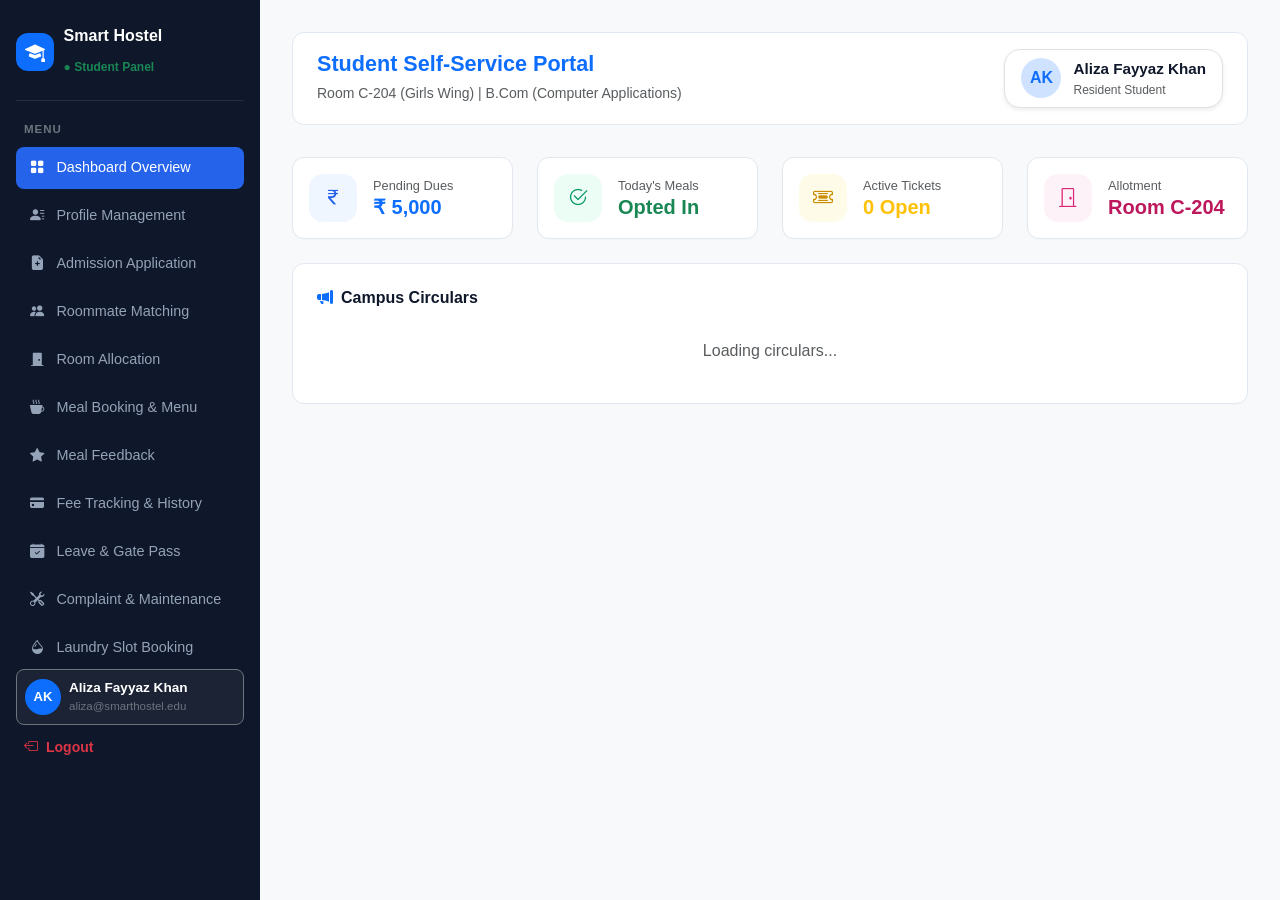
<file: studdashboard.html>
<!DOCTYPE html>
<html lang="en">
<head>
  <meta charset="UTF-8">
  <meta name="viewport" content="width=device-width, initial-scale=1.0">
  <title>Smart Hostel - Student Self-Service Portal</title>
  <link rel="stylesheet" href="https://cdn.jsdelivr.net/npm/bootstrap@5.3.0/dist/css/bootstrap.min.css">
  <link rel="stylesheet" href="https://cdn.jsdelivr.net/npm/bootstrap-icons@1.11.0/font/bootstrap-icons.css">
  <link rel="stylesheet" href="style.css">
</head>
<body class="d-flex min-vh-100 bg-light">

  <aside class="fixed-sidebar">
    <div class="sidebar-brand">
      <div class="user-avatar bg-primary text-white" style="width: 38px; height: 38px; border-radius: 12px;">
        <i class="bi bi-mortarboard-fill fs-5"></i>
      </div>
      <div>
        <div class="fw-bold fs-6 text-white">Smart Hostel</div>
        <small class="text-success" style="font-size: 0.75rem;">● Student Panel</small>
      </div>
    </div>

    <small class="text-uppercase text-secondary fw-bold px-2 mb-2 d-block" style="font-size: 0.72rem; letter-spacing: 1px;">MENU</small>

    <ul class="sidebar-nav">
      <li><button class="active" onclick="switchTab('student-dash', this)"><i class="bi bi-grid-fill"></i> Dashboard Overview</button></li>
      <li><button onclick="switchTab('profile-mgmt', this)"><i class="bi bi-person-lines-fill"></i> Profile Management</button></li>
      <li><button onclick="switchTab('admission-app', this)"><i class="bi bi-file-earmark-plus-fill"></i> Admission Application</button></li>
      <li><button onclick="switchTab('roommate-match', this)"><i class="bi bi-people-fill"></i> Roommate Matching</button></li>
      <li><button onclick="switchTab('room-alloc', this)"><i class="bi bi-door-closed-fill"></i> Room Allocation</button></li>
      <li><button onclick="switchTab('meal-book', this)"><i class="bi bi-cup-hot-fill"></i> Meal Booking & Menu</button></li>
      <li><button onclick="switchTab('meal-feedback', this)"><i class="bi bi-star-fill"></i> Meal Feedback</button></li>
      <li><button onclick="switchTab('fee-track', this)"><i class="bi bi-credit-card-fill"></i> Fee Tracking & History</button></li>
      <li><button onclick="switchTab('leave-pass', this)"><i class="bi bi-calendar-check-fill"></i> Leave & Gate Pass</button></li>
      <li><button onclick="switchTab('complaint-desk', this)"><i class="bi bi-tools"></i> Complaint & Maintenance</button></li>
      <li><button onclick="switchTab('laundry-slot', this)"><i class="bi bi-droplet-half"></i> Laundry Slot Booking</button></li>
    </ul>

    <div class="p-2 mt-auto rounded-3 d-flex align-items-center gap-2 border border-secondary" style="background: rgba(255, 255, 255, 0.05);">
      <div class="user-avatar bg-primary text-white" style="width: 36px; height: 36px; font-size: 0.82rem; font-weight: bold;">AK</div>
      <div class="overflow-hidden">
        <div class="fw-bold text-white text-truncate" style="font-size: 0.85rem;">Aliza Fayyaz Khan</div>
        <div class="text-secondary text-truncate" style="font-size: 0.72rem;">aliza@smarthostel.edu</div>
      </div>
    </div>

    <a href="home.html" class="text-danger fw-bold text-decoration-none mt-2 d-flex align-items-center gap-2 px-2 py-1 small">
      <i class="bi bi-box-arrow-left"></i> Logout
    </a>
  </aside>

  <main class="main-content flex-grow-1">

    <div class="top-header">
      <div>
        <h3 class="header-title text-primary fw-bold mb-1">Student Self-Service Portal</h3>
        <small class="text-muted">Room C-204 (Girls Wing) | B.Com (Computer Applications)</small>
      </div>
      <div class="user-badge bg-white px-3 py-2 rounded-4 border shadow-sm">
        <div class="user-avatar bg-primary-subtle text-primary fw-bold" style="width: 40px; height: 40px; border-radius: 50%;">AK</div>
        <div>
          <div class="fw-bold" style="font-size: 0.95rem;">Aliza Fayyaz Khan</div>
          <small class="text-muted d-block" style="font-size: 0.75rem;">Resident Student</small>
        </div>
      </div>
    </div>

    <!-- 1. DASHBOARD OVERVIEW TAB -->
    <div id="student-dash-tab" class="tab-content-panel active-panel">
      <div class="row g-4 mb-4">
        <div class="col-xl-3 col-md-6">
          <div class="dashboard-card mb-0 p-3 d-flex align-items-center gap-3">
            <div class="user-avatar" style="background: #eff6ff; color: #2563eb; width: 48px; height: 48px; border-radius: 14px;">
              <i class="bi bi-currency-rupee fs-5"></i>
            </div>
            <div>
              <small class="text-muted d-block" style="font-size: 0.8rem;">Pending Dues</small>
              <h5 class="mb-0 fw-bold text-primary" id="stat-dues">₹ 5,000</h5>
            </div>
          </div>
        </div>

        <div class="col-xl-3 col-md-6">
          <div class="dashboard-card mb-0 p-3 d-flex align-items-center gap-3">
            <div class="user-avatar" style="background: #ecfdf5; color: #059669; width: 48px; height: 48px; border-radius: 14px;">
              <i class="bi bi-check2-circle fs-5"></i>
            </div>
            <div>
              <small class="text-muted d-block" style="font-size: 0.8rem;">Today's Meals</small>
              <h5 class="mb-0 fw-bold text-success">Opted In</h5>
            </div>
          </div>
        </div>

        <div class="col-xl-3 col-md-6">
          <div class="dashboard-card mb-0 p-3 d-flex align-items-center gap-3">
            <div class="user-avatar" style="background: #fefce8; color: #ca8a04; width: 48px; height: 48px; border-radius: 14px;">
              <i class="bi bi-ticket-detailed fs-5"></i>
            </div>
            <div>
              <small class="text-muted d-block" style="font-size: 0.8rem;">Active Tickets</small>
              <h5 class="mb-0 fw-bold text-warning" id="stat-issues-count">0 Open</h5>
            </div>
          </div>
        </div>

        <div class="col-xl-3 col-md-6">
          <div class="dashboard-card mb-0 p-3 d-flex align-items-center gap-3">
            <div class="user-avatar" style="background: #fdf2f8; color: #db2777; width: 48px; height: 48px; border-radius: 14px;">
              <i class="bi bi-door-closed fs-5"></i>
            </div>
            <div>
              <small class="text-muted d-block" style="font-size: 0.8rem;">Allotment</small>
              <h5 class="mb-0 fw-bold" style="color: #be185d;">Room C-204</h5>
            </div>
          </div>
        </div>
      </div>

      <!-- Live Notices Section -->
      <div class="dashboard-card">
        <h6 class="fw-bold mb-3 d-flex align-items-center gap-2">
          <i class="bi bi-megaphone-fill text-primary"></i> Campus Circulars
        </h6>
        <div class="list-group list-group-flush" id="live-notices-container">
          <div class="text-center py-3 text-muted">Loading circulars...</div>
        </div>
      </div>
    </div>

    <!-- 2. PROFILE MANAGEMENT TAB -->
    <div id="profile-mgmt-tab" class="tab-content-panel">
      <div class="dashboard-card">
        <h5 class="fw-bold mb-3">Resident Student Profile</h5>
        <form onsubmit="event.preventDefault(); alert('Profile details updated!');" class="row g-3">
          <div class="col-md-6">
            <label class="form-label small fw-bold">Full Name</label>
            <input type="text" class="form-control" value="Aliza Fayyaz Khan" required>
          </div>
          <div class="col-md-6">
            <label class="form-label small fw-bold">Academic Course</label>
            <input type="text" class="form-control" value="B.Com (Computer Applications)" required>
          </div>
          <div class="col-md-6">
            <label class="form-label small fw-bold">Hostel Wing & Room</label>
            <input type="text" class="form-control" value="Block C (Jasmine Girls Wing) - C-204" disabled>
          </div>
          <div class="col-md-6">
            <label class="form-label small fw-bold">Emergency Contact</label>
            <input type="tel" class="form-control" value="+91 98550 11223" required>
          </div>
          <div class="col-12 text-end">
            <button type="submit" class="btn btn-primary px-4">Update Profile</button>
          </div>
        </form>
      </div>
    </div>

    <!-- 3. ADMISSION APPLICATION TAB -->
    <div id="admission-app-tab" class="tab-content-panel">
      <div class="dashboard-card">
        <h5 class="fw-bold mb-1">New Term Hostel Admission Application</h5>
        <small class="text-muted d-block mb-3">Submit your preference for room renewal or fresh hostel allocation</small>
        <form onsubmit="handleAdmissionSubmit(event)" class="row g-3">
          <div class="col-md-4">
            <label class="form-label small fw-bold">Application Year</label>
            <input type="text" class="form-control" value="Academic Year 2026 - 2027" disabled>
          </div>
          <div class="col-md-4">
            <label class="form-label small fw-bold">Preferred Room Type</label>
            <select class="form-select">
              <option>Triple Sharing (Non-AC) - Standard</option>
              <option>Double Sharing (AC) - Premium</option>
            </select>
          </div>
          <div class="col-md-4">
            <label class="form-label small fw-bold">Diet Preference</label>
            <select class="form-select">
              <option>Standard Vegetarian Mess</option>
              <option>Special Non-Veg Mess Plan</option>
            </select>
          </div>
          <div class="col-12 text-end">
            <button type="submit" class="btn btn-primary px-4">Submit Application</button>
          </div>
        </form>
      </div>
    </div>

    <!-- 4. ROOMMATE MATCH TAB -->
    <div id="roommate-match-tab" class="tab-content-panel">
      <div class="dashboard-card">
        <h5 class="fw-bold mb-1">Roommate Compatibility Preferences</h5>
        <small class="text-muted d-block mb-3">Configure habits to help the allocation engine match you with compatible peers</small>
        <div class="row g-3">
          <div class="col-md-4">
            <label class="form-label small fw-bold">Sleep Schedule</label>
            <select class="form-select">
              <option>Early Bird (10:00 PM - 06:00 AM)</option>
              <option>Night Owl (01:00 AM - 08:30 AM)</option>
            </select>
          </div>
          <div class="col-md-4">
            <label class="form-label small fw-bold">Study Environment</label>
            <select class="form-select">
              <option>Complete Silence in Room</option>
              <option>Group Discussion Friendly</option>
            </select>
          </div>
          <div class="col-md-4">
            <label class="form-label small fw-bold">Cleanliness Habit</label>
            <select class="form-select">
              <option>Strictly Organized Daily</option>
              <option>Moderate / Weekend Cleaning</option>
            </select>
          </div>
          <div class="col-12 text-end">
            <button type="button" class="btn btn-primary px-4" onclick="saveRoommatePreferences()">
              <i class="bi bi-shuffle me-1"></i> Save Preferences & Run Match
          </button>
          </div>
        </div>
      </div>
    </div>

    <!-- 5. ROOM ALLOCATION TAB -->
    <div id="room-alloc-tab" class="tab-content-panel">
      <div class="dashboard-card">
        <h5 class="fw-bold mb-3">Your Allotted Accommodation Details</h5>
        <div class="row g-3">
          <div class="col-md-4">
            <div class="p-3 border rounded-3 bg-light">
              <small class="text-muted d-block">Wing & Floor</small>
              <h6 class="fw-bold text-danger mb-0">Block C (Girls) &bull; 2nd Floor</h6>
            </div>
          </div>
          <div class="col-md-4">
            <div class="p-3 border rounded-3 bg-light">
              <small class="text-muted d-block">Room Number</small>
              <h6 class="fw-bold text-primary mb-0">Room C-204 (Bed 01)</h6>
            </div>
          </div>
          <div class="col-md-4">
            <div class="p-3 border rounded-3 bg-light">
              <small class="text-muted d-block">Roommate</small>
              <h6 class="fw-bold text-dark mb-0">Priya Joshi (B.Sc IT)</h6>
            </div>
          </div>
        </div>
      </div>
    </div>

    <!-- 6. MEAL BOOKING TAB -->
    <div id="meal-book-tab" class="tab-content-panel">
      <div class="dashboard-card">
        <h5 class="fw-bold mb-1">Daily Meal Opt-In & Attendance Switcher</h5>
        <small class="text-muted d-block mb-4">Toggle meal status before the daily cutoff time to reduce food waste</small>
        <div class="row g-3 text-center">
          <div class="col-md-4">
            <div class="p-3 border rounded-3 bg-white">
              <h6 class="fw-bold">Breakfast</h6>
              <p class="text-muted small">07:30 AM - 09:30 AM<br>Poha, Upma, Tea, Eggs</p>
              <div id="label-breakfast" class="small text-success fw-semibold mb-2">Status: Opted In</div>
              <button id="btn-breakfast" class="btn btn-outline-danger btn-sm" onclick="toggleMealStatus('breakfast')">Skip Meal</button>
            </div>
          </div>
          <div class="col-md-4">
            <div class="p-3 border rounded-3 bg-white">
              <h6 class="fw-bold">Lunch</h6>
              <p class="text-muted small">12:30 PM - 02:30 PM<br>Paneer Butter Masala, Dal, Rice</p>
              <div id="label-lunch" class="small text-success fw-semibold mb-2">Status: Opted In</div>
              <button id="btn-lunch" class="btn btn-outline-danger btn-sm" onclick="toggleMealStatus('lunch')">Skip Meal</button>
            </div>
          </div>
          <div class="col-md-4">
            <div class="p-3 border rounded-3 bg-white">
              <h6 class="fw-bold">Dinner</h6>
              <p class="text-muted small">07:45 PM - 09:45 PM<br>Veg Biryani, Mixed Raita</p>
              <div id="label-dinner" class="small text-success fw-semibold mb-2">Status: Opted In</div>
              <button id="btn-dinner" class="btn btn-outline-danger btn-sm" onclick="toggleMealStatus('dinner')">Skip Meal</button>
            </div>
          </div>
        </div>
      </div>
    </div>

    <!-- 7. MEAL FEEDBACK TAB -->
    <div id="meal-feedback-tab" class="tab-content-panel">
      <div class="dashboard-card">
        <h5 class="fw-bold mb-1">Mess Food Quality Rating</h5>
        <small class="text-muted d-block mb-3">Provide anonymous feedback to the hostel dining committee</small>
        <form onsubmit="handleFeedbackSubmit(event)" class="row g-3">
          <div class="col-md-6">
            <label class="form-label small fw-bold">Meal Type</label>
            <select class="form-select">
              <option>Today's Lunch</option>
              <option>Today's Breakfast</option>
              <option>Yesterday's Dinner</option>
            </select>
          </div>
          <div class="col-md-6">
            <label class="form-label small fw-bold">Rating</label>
            <select class="form-select">
              <option>⭐⭐⭐⭐⭐ - Excellent</option>
              <option>⭐⭐⭐⭐ - Good</option>
              <option>⭐⭐⭐ - Average</option>
            </select>
          </div>
          <div class="col-12">
            <label class="form-label small fw-bold">Feedback Remarks</label>
            <textarea id="feedbackText" class="form-control" rows="2" placeholder="Write feedback regarding hygiene, taste, or portion size..." required></textarea>
          </div>
          <div class="col-12 text-end">
            <button type="submit" class="btn btn-primary px-4">Submit Feedback</button>
          </div>
        </form>
      </div>
    </div>

    <!-- 8. FEE TRACKING TAB -->
    <div id="fee-track-tab" class="tab-content-panel">
      <div class="dashboard-card">
        <div class="d-flex justify-content-between align-items-center mb-3">
          <div>
            <h5 class="fw-bold mb-0">Hostel Fee Ledger & Payment Desk</h5>
            <small class="text-muted">Total Term Fee: ₹ 37,000 &bull; Paid So Far: ₹ 32,000</small>
          </div>
          <span id="fee-badge" class="badge bg-warning text-dark px-3 py-2">Pending Dues: ₹ 5,000</span>
        </div>

        <div class="p-4 border rounded-4 bg-light d-flex justify-content-between align-items-center mb-4 shadow-sm">
          <div>
            <small class="text-muted d-block fw-bold">OUTSTANDING SEMESTER BALANCE</small>
            <span id="fee-amount" class="text-danger fw-bold fs-3">₹ 5,000</span>
            <small class="text-muted d-block mt-1">Due Date: 31st August 2026</small>
          </div>
          <div>
            <button id="pay-btn" class="btn btn-primary btn-lg px-4" data-bs-toggle="modal" data-bs-target="#paymentModal">
              <i class="bi bi-shield-lock-fill me-2"></i>Pay ₹ 5,000 Now
            </button>
          </div>
        </div>

        <h6 class="fw-bold mb-2">Payment Transaction History</h6>
        <table class="table table-hover align-middle">
          <thead class="table-light">
            <tr><th>Receipt ID</th><th>Description</th><th>Amount</th><th>Date</th><th>Payment Mode</th><th>Status</th></tr>
          </thead>
          <tbody id="payment-history-body">
            <tr><td>#REC-4102</td><td>Hostel Room Rent (Triple Non-AC)</td><td>₹ 22,000</td><td>15 Jul 2026</td><td>Net Banking</td><td><span class="badge bg-success">PAID</span></td></tr>
            <tr><td>#REC-4103</td><td>Semester Mess Advance</td><td>₹ 10,000</td><td>15 Jul 2026</td><td>UPI Gateway</td><td><span class="badge bg-success">PAID</span></td></tr>
          </tbody>
        </table>
      </div>
    </div>

    <!-- 9. LEAVE PASS TAB -->
    <div id="leave-pass-tab" class="tab-content-panel">
      <div class="dashboard-card">
        <h5 class="fw-bold mb-1">Apply for Outpass / Overnight Leave</h5>
        <small class="text-muted d-block mb-3">Requests require warden approval before departure</small>

        <form onsubmit="handleApplyLeave(event)" class="row g-3 mb-4">
          <div class="col-md-6">
            <label class="form-label small fw-bold">Destination Address</label>
            <input type="text" id="leaveDest" class="form-control" placeholder="e.g. Hometown (Pune)" required>
          </div>
          <div class="col-md-3">
            <label class="form-label small fw-bold">Departure Date</label>
            <input type="date" id="leaveStart" class="form-control" required>
          </div>
          <div class="col-md-3">
            <label class="form-label small fw-bold">Return Date</label>
            <input type="date" id="leaveEnd" class="form-control" required>
          </div>
          <div class="col-md-6">
            <label class="form-label small fw-bold">Parent Contact Number</label>
            <input type="tel" id="leaveContact" class="form-control" value="+91 98550 11223" required>
          </div>
          <div class="col-md-6">
            <label class="form-label small fw-bold">Reason for Leave</label>
            <input type="text" id="leaveReason" class="form-control" placeholder="e.g. Weekend family visit" required>
          </div>
          <div class="col-12 text-end">
            <button type="submit" class="btn btn-primary px-4">Submit Outpass Request</button>
          </div>
        </form>

        <h6 class="fw-bold mb-2">Gate Pass History</h6>
        <table class="table table-hover align-middle">
          <thead class="table-light">
            <tr><th>Pass ID</th><th>Destination</th><th>Dates</th><th>Emergency Contact</th><th>Status</th></tr>
          </thead>
          <tbody id="leave-table-body">
            <!-- Dynamically populated from SQLite via API -->
          </tbody>
        </table>
      </div>
    </div>

    <!-- 10. COMPLAINT DESK TAB -->
    <div id="complaint-desk-tab" class="tab-content-panel">
      <div class="dashboard-card">
        <h5 class="fw-bold mb-1">Lodge Maintenance Ticket</h5>
        <small class="text-muted d-block mb-3">Report electrical, plumbing, or carpenter issues for Room C-204</small>

        <form onsubmit="handleLodgeComplaint(event)" class="row g-3 mb-4">
          <div class="col-md-6">
            <label class="form-label small fw-bold">Issue Category</label>
            <select id="complaintCategory" class="form-select">
              <option>Electrical (Fan, Light, Socket)</option>
              <option>Plumbing (Tap, Shower, Flush)</option>
              <option>Carpentry (Door, Cupboard, Bed)</option>
              <option>Wi-Fi & Internet Connectivity</option>
            </select>
          </div>
          <div class="col-md-6">
            <label class="form-label small fw-bold">Priority Level</label>
            <select id="complaintPriority" class="form-select">
              <option>MEDIUM</option>
              <option>HIGH</option>
              <option>LOW</option>
            </select>
          </div>
          <div class="col-12">
            <label class="form-label small fw-bold">Detailed Issue Description</label>
            <textarea id="complaintDesc" class="form-control" rows="2" placeholder="State the exact problem in your room..." required></textarea>
          </div>
          <div class="col-12 text-end">
            <button type="submit" class="btn btn-primary px-4">Lodge Ticket</button>
          </div>
        </form>

        <h6 class="fw-bold mb-2">Your Maintenance Tickets</h6>
        <table class="table table-hover align-middle">
          <thead class="table-light">
            <tr><th>Ticket ID</th><th>Category</th><th>Description</th><th>Priority</th><th>Status</th></tr>
          </thead>
          <tbody id="complaints-table-body">
            <!-- Dynamically populated from SQLite via API -->
          </tbody>
        </table>
      </div>
    </div>

    <!-- 11. LAUNDRY SLOT TAB -->
    <div id="laundry-slot-tab" class="tab-content-panel">
      <div class="dashboard-card">
        <h5 class="fw-bold mb-1">Hostel Washing Machine Slot Booking</h5>
        <small class="text-muted d-block mb-3">Reserve an automated washing machine in Block C laundry area</small>
        <div class="row g-3">
          <div class="col-md-4">
            <label class="form-label small fw-bold">Select Date</label>
            <input type="date" class="form-control" value="2026-08-23">
          </div>
          <div class="col-md-4">
            <label class="form-label small fw-bold">Time Slot</label>
            <select class="form-select">
              <option>08:00 AM - 09:30 AM (Machine 1)</option>
              <option>10:00 AM - 11:30 AM (Machine 2)</option>
              <option>04:00 PM - 05:30 PM (Machine 1)</option>
            </select>
          </div>
          <div class="col-md-4 d-flex align-items-end">
            <button type="button" class="btn btn-primary w-100" onclick="alert('Laundry slot reserved successfully!')">Reserve Washing Slot</button>
          </div>
        </div>
      </div>
    </div>

  </main>

  <!-- Payment Modal -->
  <div class="modal fade" id="paymentModal" tabindex="-1" aria-hidden="true">
    <div class="modal-dialog modal-dialog-centered">
      <div class="modal-content border-0 shadow-lg rounded-4 p-3">
        <div class="modal-header border-0 pb-2">
          <div>
            <h5 class="fw-bold mb-0 text-primary"><i class="bi bi-shield-check me-2"></i>Campus Online Payment Portal</h5>
            <small class="text-muted">Student: Aliza Fayyaz Khan (Room C-204)</small>
          </div>
          <button type="button" class="btn-close" data-bs-dismiss="modal" id="closePaymentModal" aria-label="Close"></button>
        </div>

        <div class="modal-body pt-2">
          <div class="p-3 bg-light rounded-3 mb-3 d-flex justify-content-between align-items-center">
            <span class="text-muted fw-bold">Total Amount Payable:</span>
            <span class="text-primary fw-bold fs-4">₹ 5,000</span>
          </div>

          <ul class="nav nav-pills nav-fill mb-3" id="pills-tab" role="tablist">
            <li class="nav-item">
              <button class="nav-link active py-2" id="pill-upi-tab" data-bs-toggle="pill" data-bs-target="#pill-upi" type="button">
                <i class="bi bi-qr-code-scan d-block mb-1"></i> UPI / QR
              </button>
            </li>
            <li class="nav-item">
              <button class="nav-link py-2" id="pill-card-tab" data-bs-toggle="pill" data-bs-target="#pill-card" type="button">
                <i class="bi bi-credit-card d-block mb-1"></i> Debit / Credit Card
              </button>
            </li>
            <li class="nav-item">
              <button class="nav-link py-2" id="pill-net-tab" data-bs-toggle="pill" data-bs-target="#pill-net" type="button">
                <i class="bi bi-bank d-block mb-1"></i> Net Banking
              </button>
            </li>
          </ul>

          <div class="tab-content" id="pills-tabContent">
            <div class="tab-pane fade show active text-center p-2" id="pill-upi">
              <div class="p-3 border rounded-3 bg-white mb-3 d-inline-block">
                <div style="width: 140px; height: 140px; background: #eff6ff; border: 2px dashed #2563eb; display: flex; align-items: center; justify-content: center; margin: 0 auto;">
                  <i class="bi bi-qr-code text-primary fs-1"></i>
                </div>
                <small class="text-muted d-block mt-2">Scan with Google Pay, PhonePe, or Paytm</small>
              </div>
              <div class="input-group mb-3">
                <input type="text" class="form-control" placeholder="e.g. alizakhan@okhdfcbank" value="aliza@upi">
                <button class="btn btn-outline-primary" type="button">Verify VPA</button>
              </div>
              <button class="btn btn-success w-100 py-2 fw-bold" onclick="processPaymentSuccess('UPI Gateway')">Confirm & Pay ₹ 5,000</button>
            </div>

            <div class="tab-pane fade p-2" id="pill-card">
              <form onsubmit="event.preventDefault(); processPaymentSuccess('Debit / Credit Card');">
                <div class="mb-2">
                  <label class="form-label small fw-bold">Card Number</label>
                  <div class="input-group">
                    <span class="input-group-text"><i class="bi bi-credit-card-2-front"></i></span>
                    <input type="text" class="form-control" placeholder="XXXX XXXX XXXX XXXX" value="4532 8912 3456 7890" required>
                  </div>
                </div>
                <div class="row g-2 mb-3">
                  <div class="col-6">
                    <label class="form-label small fw-bold">Expiry Date</label>
                    <input type="text" class="form-control" placeholder="MM/YY" value="08/29" required>
                  </div>
                  <div class="col-6">
                    <label class="form-label small fw-bold">CVV</label>
                    <input type="password" class="form-control" placeholder="123" maxlength="3" value="882" required>
                  </div>
                </div>
                <div class="mb-3">
                  <label class="form-label small fw-bold">Cardholder Name</label>
                  <input type="text" class="form-control" value="Aliza Fayyaz Khan" required>
                </div>
                <button type="submit" class="btn btn-primary w-100 py-2 fw-bold">Authorize Payment ₹ 5,000</button>
              </form>
            </div>

            <div class="tab-pane fade p-2" id="pill-net">
              <div class="mb-3">
                <label class="form-label small fw-bold">Select Your Bank</label>
                <select class="form-select">
                  <option selected>HDFC Bank</option>
                  <option>State Bank of India (SBI)</option>
                  <option>ICICI Bank</option>
                  <option>Axis Bank</option>
                  <option>Bank of Baroda</option>
                </select>
              </div>
              <p class="text-muted small">You will be securely redirected to your bank's portal to authorize the transaction.</p>
              <button class="btn btn-primary w-100 py-2 fw-bold" onclick="processPaymentSuccess('Net Banking')">Proceed to Secure Bank Login</button>
            </div>
          </div>
        </div>
      </div>
    </div>
  </div>

  <script src="https://cdn.jsdelivr.net/npm/bootstrap@5.3.0/dist/js/bootstrap.bundle.min.js"></script>
  <script src="app.js"></script>

  <script>
    async function toggleMealStatus(mealType) {
  const label = document.getElementById(`label-${mealType}`);
  const btn = document.getElementById(`btn-${mealType}`);
  if (!label || !btn) return;

  const willSkip = btn.classList.contains('btn-outline-danger');
  const nextStatus = willSkip ? 'SKIPPED' : 'OPTED_IN';

  try {
    const res = await fetch('http://127.0.0.1:5000/api/meals/toggle', {
      method: 'POST',
      headers: { 'Content-Type': 'application/json' },
      body: JSON.stringify({
        email: 'student@smarthostel.edu',
        meal_type: mealType,
        status: nextStatus
      })
    });

    if (res.ok) {
      if (nextStatus === 'SKIPPED') {
        label.textContent = 'Status: Opted Out';
        label.className = 'small text-danger fw-semibold mb-2';
        btn.textContent = 'Opt Back In';
        btn.className = 'btn btn-outline-success btn-sm';
      } else {
        label.textContent = 'Status: Opted In';
        label.className = 'small text-success fw-semibold mb-2';
        btn.textContent = 'Skip Meal';
        btn.className = 'btn btn-outline-danger btn-sm';
      }
    }
  } catch (err) {
    console.error('Meal toggle error:', err);
    alert('Failed to update meal status.');
  }
}
window.saveRoommatePreferences = async function() {
  const panel = document.getElementById('roommate-match-tab');
  if (!panel) return;

  const selects = panel.querySelectorAll('select');
  const sleepVal = selects[0] ? selects[0].value : 'Night Owl';
  const studyVal = selects[1] ? selects[1].value : 'Silent Study';
  const cleanVal = selects[2] ? selects[2].value : 'Strictly Clean';

  try {
    const res = await fetch('http://127.0.0.1:5000/api/roommate-preferences', {
      method: 'POST',
      headers: { 'Content-Type': 'application/json' },
      body: JSON.stringify({
        email: 'student@smarthostel.edu',
        sleep: sleepVal,
        study: studyVal,
        cleanliness: cleanVal
      })
    });

    const data = await res.json();

    if (res.ok) {
      alert(
        `✨ Matching Engine Calculation Complete!\n\n` +
        `Top Compatible Match: ${data.matched_peer} (${data.peer_course})\n` +
        `Wing / Room: ${data.peer_room}\n` +
        `Compatibility Index: ${data.compatibility_score}`
      );
    } else {
      alert('Failed to process roommate preferences.');
    }
  } catch (err) {
    console.error('Roommate match error:', err);
    alert('Server connection error. Ensure server.py is running.');
  }
};
    // 1. Fetch live Leave Passes
    async function loadStudentLeaves() {
      try {
        const res = await fetch('http://127.0.0.1:5000/api/leaves');
        const leaves = await res.json();
        const tbody = document.getElementById('leave-table-body');
        if (!tbody) return;

        tbody.innerHTML = '';
        leaves.forEach(item => {
          const badgeClass = item.status === 'APPROVED' ? 'bg-success' : (item.status === 'REJECTED' ? 'bg-danger' : 'bg-warning text-dark');
          tbody.insertAdjacentHTML('beforeend', `
            <tr>
              <td>#LP-${item.id}</td>
              <td>${item.destination}</td>
              <td>${item.start_date} to ${item.end_date}</td>
              <td>${item.contact || '+91 98550 11223'}</td>
              <td><span class="badge ${badgeClass}">${item.status}</span></td>
            </tr>
          `);
        });
      } catch (err) {
        console.error('Error loading leaves:', err);
      }
    }

    // 2. Fetch live Complaints
    async function loadStudentComplaints() {
      try {
        const res = await fetch('http://127.0.0.1:5000/api/complaints');
        const complaints = await res.json();
        const tbody = document.getElementById('complaints-table-body');
        const badgeCount = document.getElementById('stat-issues-count');
        if (!tbody) return;

        tbody.innerHTML = '';
        let openCount = 0;

        complaints.forEach(item => {
          const isResolved = item.status === 'RESOLVED';
          if (!isResolved) openCount++;
          const badgeClass = isResolved ? 'bg-success' : 'bg-warning text-dark';
          tbody.insertAdjacentHTML('beforeend', `
            <tr>
              <td>#${item.id}</td>
              <td>${item.category}</td>
              <td>${item.description}</td>
              <td><span class="badge bg-${item.priority === 'HIGH' ? 'danger' : 'secondary'}">${item.priority}</span></td>
              <td><span class="badge ${badgeClass}">${item.status}</span></td>
            </tr>
          `);
        });

        if (badgeCount) {
          badgeCount.textContent = `${openCount} Open`;
        }
      } catch (err) {
        console.error('Error loading complaints:', err);
      }
    }

    // 3. Fetch live Payment Transactions
    async function loadTransactions() {
      try {
        const res = await fetch('http://127.0.0.1:5000/api/transactions');
        const txs = await res.json();
        const tbody = document.getElementById('payment-history-body');
        if (!tbody) return;

        if (txs.length > 0) {
          tbody.innerHTML = '';
          let hasMessPaid = false;

          txs.forEach(item => {
            if (item.amount == 5000 || (item.description && item.description.includes('Semester Mess'))) {
              hasMessPaid = true;
            }
            tbody.insertAdjacentHTML('beforeend', `
              <tr>
                <td>${item.receipt_id}</td>
                <td>${item.description}</td>
                <td>₹ ${item.amount.toLocaleString()}</td>
                <td>${item.payment_date ? item.payment_date.split(' ')[0] : 'Today'}</td>
                <td>${item.payment_mode}</td>
                <td><span class="badge bg-success">${item.status}</span></td>
              </tr>
            `);
          });

          if (hasMessPaid) {
            updateDuesToPaid();
          }
        }
      } catch (err) {
        console.error('Error loading transactions:', err);
      }
    }

    function updateDuesToPaid() {
      const duesStat = document.getElementById('stat-dues');
      const feeBadge = document.getElementById('fee-badge');
      const feeAmount = document.getElementById('fee-amount');
      const payBtn = document.getElementById('pay-btn');

      if (duesStat) duesStat.textContent = '₹ 0';
      if (feeAmount) {
        feeAmount.textContent = '₹ 0';
        feeAmount.classList.remove('text-danger');
        feeAmount.classList.add('text-success');
      }
      if (feeBadge) {
        feeBadge.textContent = 'All Dues Cleared';
        feeBadge.className = 'badge bg-success px-3 py-2';
      }
      if (payBtn) {
        payBtn.disabled = true;
        payBtn.innerHTML = '<i class="bi bi-check-circle-fill me-2"></i>Paid in Full';
        payBtn.classList.remove('btn-primary');
        payBtn.classList.add('btn-secondary');
      }
    }

    // Process payment via modal
    window.processPaymentSuccess = async function(mode) {
      try {
        const res = await fetch('http://127.0.0.1:5000/api/pay-fees', {
          method: 'POST',
          headers: { 'Content-Type': 'application/json' },
          body: JSON.stringify({
            email: 'student@smarthostel.edu',
            amount: 5000,
            payment_mode: mode
          })
        });

        const data = await res.json();
        if (res.ok) {
          const modalEl = document.getElementById('paymentModal');
          const modalInstance = bootstrap.Modal.getInstance(modalEl);
          if (modalInstance) modalInstance.hide();

          alert(`Payment of ₹5,000 successful via ${mode}!\nReceipt: ${data.receipt_id}`);
          updateDuesToPaid();
          loadTransactions();
        } else {
          alert('Payment failed. Please try again.');
        }
      } catch (err) {
        console.error('Payment error:', err);
        alert('Could not connect to the backend server.');
      }
    };

    // 4. Fetch live Notices & Circulars
    async function loadStudentNotices() {
      try {
        const res = await fetch('http://127.0.0.1:5000/api/notices');
        const notices = await res.json();
        const container = document.getElementById('live-notices-container');
        if (!container) return;

        if (!notices || notices.length === 0) {
          container.innerHTML = '<p class="text-muted text-center py-3 mb-0">No active circulars at this time.</p>';
          return;
        }

        container.innerHTML = '';
        notices.forEach(item => {
          container.insertAdjacentHTML('beforeend', `
            <div class="list-group-item p-3 border rounded-3 bg-light mb-2">
              <div class="d-flex justify-content-between align-items-start mb-1">
                <h6 class="fw-bold text-primary mb-1">${item.title}</h6>
                <span class="badge bg-secondary">${item.target}</span>
              </div>
              <p class="text-muted small mb-1">${item.message}</p>
              <small class="text-secondary" style="font-size: 0.72rem;">
                <i class="bi bi-clock me-1"></i>${item.date_posted || 'Recent'}
              </small>
            </div>
          `);
        });
      } catch (err) {
        console.error('Error loading notices:', err);
      }
    }

    // Unified startup listener
    document.addEventListener('DOMContentLoaded', () => {
      loadStudentLeaves();
      loadStudentComplaints();
      loadTransactions();
      loadStudentNotices();
    });
  </script>
</body>
</html>
</file>
<file: style.css>
/* ==========================================================================
   Smart Hostel Management - Unified Master Stylesheet (style.css)
   Pure Modern Blue & White Palette
   ========================================================================== */

:root {
  --primary-blue: #2563eb;
  --primary-blue-hover: #1d4ed8;
  --primary-blue-light: #eff6ff;
  --primary-blue-subtle: #dbeafe;
  --accent-cyan: #0284c7;
  --bg-canvas: #f8fafc;
  --bg-card: #ffffff;
  --dark-sidebar: #0f172a;
  --text-main: #0f172a;
  --text-muted: #64748b;
  --border-color: #e2e8f0;
  
  --success-green: #10b981;
  --danger-red: #ef4444;
  --warning-amber: #f59e0b;
}

* {
  box-sizing: border-box;
}

html {
  scroll-behavior: smooth;
}

body {
  background-color: var(--bg-canvas);
  color: var(--text-main);
  font-family: -apple-system, BlinkMacSystemFont, 'Segoe UI', Roboto, Helvetica, Arial, sans-serif;
  margin: 0;
  padding: 0;
  overflow-x: hidden;
}

/* --- Ambient Light Geometric Curve --- */
.bg-shape-circle {
  position: absolute;
  top: -100px;
  right: -100px;
  width: 800px;
  height: 800px;
  background: radial-gradient(circle, var(--primary-blue-subtle) 0%, rgba(248, 250, 252, 0) 70%);
  border-radius: 50%;
  z-index: 0;
  pointer-events: none;
}

/* --- Navigation Header --- */
.custom-navbar {
  position: relative;
  z-index: 10;
  padding: 1.25rem 2.5rem;
  background: transparent;
}

.brand-wrap {
  display: flex;
  align-items: center;
  gap: 0.65rem;
  text-decoration: none;
  color: var(--text-main);
  font-weight: 800;
  font-size: 1.35rem;
  letter-spacing: -0.4px;
}

.brand-badge {
  width: 40px;
  height: 40px;
  background: var(--primary-blue-light);
  border: 1.5px solid #bfdbfe;
  color: var(--primary-blue);
  border-radius: 10px;
  display: flex;
  align-items: center;
  justify-content: center;
  font-size: 1.3rem;
}

.nav-menu-custom {
  display: flex;
  gap: 2rem;
  list-style: none;
  margin: 0;
  padding: 0;
  align-items: center;
}

.nav-menu-custom a {
  color: #334155;
  text-decoration: none;
  font-weight: 600;
  font-size: 0.95rem;
  transition: color 0.2s;
}

.nav-menu-custom a:hover {
  color: var(--primary-blue);
}

/* --- Action Buttons --- */
.btn-blue-primary {
  background-color: var(--primary-blue);
  color: #ffffff;
  font-weight: 600;
  padding: 0.55rem 1.4rem;
  border-radius: 8px;
  border: none;
  transition: all 0.2s;
  text-decoration: none;
  font-size: 0.9rem;
  display: inline-flex;
  align-items: center;
  gap: 0.4rem;
  cursor: pointer;
}

.btn-blue-primary:hover {
  background-color: var(--primary-blue-hover);
  color: #ffffff;
  transform: translateY(-1px);
}

.btn-hero-cta {
  background-color: var(--primary-blue);
  color: #ffffff;
  font-weight: 700;
  padding: 0.85rem 1.85rem;
  border-radius: 50px;
  border: none;
  font-size: 1.05rem;
  display: inline-flex;
  align-items: center;
  gap: 0.5rem;
  box-shadow: 0 4px 14px rgba(37, 99, 235, 0.3);
  transition: all 0.2s;
  cursor: pointer;
  text-decoration: none;
}

.btn-hero-cta:hover {
  background-color: var(--primary-blue-hover);
  color: #ffffff;
  transform: translateY(-1px);
}

.btn-hero-demo {
  background: #ffffff;
  border: 1.5px solid var(--border-color);
  color: var(--text-main);
  font-weight: 600;
  padding: 0.8rem 1.7rem;
  border-radius: 50px;
  font-size: 1.05rem;
  display: inline-flex;
  align-items: center;
  gap: 0.5rem;
  text-decoration: none;
  transition: all 0.2s;
}

.btn-hero-demo:hover {
  background: #f1f5f9;
  color: var(--primary-blue);
}

/* --- Hero Layout & Typography --- */
.hero-wrapper {
  position: relative;
  z-index: 10;
  padding: 3rem 2.5rem 4rem 2.5rem;
}

.pill-badge {
  display: inline-flex;
  align-items: center;
  gap: 0.5rem;
  border: 1px solid var(--border-color);
  background: #ffffff;
  padding: 0.4rem 1.1rem;
  border-radius: 50px;
  font-size: 0.85rem;
  font-weight: 600;
  color: var(--text-main);
  margin-bottom: 1.5rem;
}

.hero-main-title {
  font-size: 4.1rem;
  font-weight: 900;
  line-height: 1.1;
  letter-spacing: -1.5px;
  color: var(--text-main);
  margin-bottom: 1.25rem;
}

.hero-main-title .blue-gradient-text {
  color: var(--primary-blue);
}

.hero-description {
  font-size: 1.12rem;
  color: var(--text-muted);
  line-height: 1.6;
  max-width: 520px;
  margin-bottom: 2.2rem;
}

/* --- App Mockup Preview (Blue Theme) --- */
.mockup-frame {
  background: #ffffff;
  border-radius: 20px;
  box-shadow: 0 25px 50px -12px rgba(37, 99, 235, 0.1);
  border: 1px solid #e2e8f0;
  overflow: hidden;
  max-width: 580px;
  margin-left: auto;
}

.circle-dot {
  width: 11px;
  height: 11px;
  border-radius: 50%;
}
.dot-red { background: #ef4444; }
.dot-yellow { background: #f59e0b; }
.dot-green { background: #10b981; }

/* ==========================================================================
   Role-Based Dashboards & Feature Section (Blue Themed)
   ========================================================================== */

.section-pill-badge {
  display: inline-block;
  background: #eff6ff;
  color: #2563eb;
  padding: 0.35rem 1.1rem;
  border-radius: 50px;
  font-size: 0.85rem;
  font-weight: 700;
  margin-bottom: 1rem;
}

.role-card {
  background: #ffffff;
  border: 1px solid #e2e8f0;
  border-radius: 20px;
  padding: 2.5rem 2rem;
  box-shadow: 0 10px 30px -5px rgba(0, 0, 0, 0.03);
  text-align: center;
  transition: transform 0.2s ease, box-shadow 0.2s ease;
  height: 100%;
  display: flex;
  flex-direction: column;
}

.role-card:hover {
  transform: translateY(-5px);
  box-shadow: 0 20px 40px -10px rgba(37, 99, 235, 0.12);
  border-color: #bfdbfe;
}

.role-icon-box {
  width: 65px;
  height: 65px;
  border-radius: 18px;
  display: flex;
  align-items: center;
  justify-content: center;
  font-size: 1.8rem;
  margin: 0 auto 1.5rem auto;
}

/* Distinct Blue Accent Tones */
.icon-box-primary-blue {
  background: #eff6ff;
  color: #2563eb;
}

.icon-box-cyan {
  background: #f0fdf4;
  color: #059669;
}

.icon-box-amber-blue {
  background: #fefce8;
  color: #d97706;
}

.role-title {
  font-size: 1.35rem;
  font-weight: 800;
  color: var(--text-main);
  margin-bottom: 0.75rem;
}

.role-desc {
  font-size: 0.95rem;
  color: var(--text-muted);
  line-height: 1.6;
  margin-bottom: 2rem;
  flex-grow: 1;
}

.role-link-btn {
  color: #2563eb;
  font-weight: 700;
  text-decoration: none;
  font-size: 0.95rem;
  display: inline-flex;
  align-items: center;
  gap: 0.4rem;
  justify-content: center;
  transition: gap 0.2s ease;
}

.role-link-btn:hover {
  color: #1d4ed8;
  gap: 0.7rem;
}

/* Feature Modules Cards */
.feature-box {
  background: #ffffff;
  border: 1px solid #e2e8f0;
  border-radius: 16px;
  padding: 1.5rem;
  height: 100%;
  transition: transform 0.2s ease;
}

.feature-box:hover {
  transform: translateY(-3px);
  border-color: #bfdbfe;
}

.feature-icon-circle {
  width: 44px;
  height: 44px;
  background: #eff6ff;
  color: #2563eb;
  border-radius: 10px;
  display: flex;
  align-items: center;
  justify-content: center;
  font-size: 1.25rem;
  margin-bottom: 1rem;
}

/* Enhanced Contact Card Styles */
.contact-info-pill {
  display: flex;
  align-items: center;
  gap: 1rem;
  background: #ffffff;
  border: 1px solid #e2e8f0;
  border-radius: 14px;
  padding: 1rem 1.25rem;
  margin-bottom: 1rem;
}

.contact-info-icon {
  width: 45px;
  height: 45px;
  border-radius: 12px;
  background: #eff6ff;
  color: #2563eb;
  display: flex;
  align-items: center;
  justify-content: center;
  font-size: 1.25rem;
  flex-shrink: 0;
}

/* ==========================================================================
   Dashboard Common Framework (Sidebar + Content Panel)
   ========================================================================== */

.app-wrapper {
  display: flex;
  min-height: 100vh;
}

.fixed-sidebar {
  width: 260px;
  background-color: var(--dark-sidebar);
  color: #ffffff;
  flex-shrink: 0;
  position: fixed;
  top: 0;
  bottom: 0;
  left: 0;
  padding: 1.5rem 1rem;
  box-sizing: border-box;
  overflow-y: auto;
  z-index: 1000;
}

.sidebar-brand {
  font-size: 1.35rem;
  font-weight: 700;
  color: #ffffff;
  padding-bottom: 1.25rem;
  border-bottom: 1px solid rgba(255, 255, 255, 0.1);
  margin-bottom: 1.25rem;
  display: flex;
  align-items: center;
  gap: 0.6rem;
}

.sidebar-nav {
  list-style: none;
  padding: 0;
  margin: 0;
  display: flex;
  flex-direction: column;
  gap: 0.35rem;
}

.sidebar-nav li {
  width: 100%;
}

.sidebar-nav button, 
.sidebar-nav a {
  background: transparent !important;
  border: none !important;
  outline: none !important;
  box-shadow: none !important;
  width: 100%;
  text-align: left;
  color: #94a3b8 !important;
  padding: 0.65rem 0.9rem;
  border-radius: 8px;
  font-size: 0.9rem;
  font-weight: 500;
  display: flex;
  align-items: center;
  gap: 0.75rem;
  transition: all 0.2s ease;
  cursor: pointer;
  text-decoration: none;
}

.sidebar-nav button:hover, 
.sidebar-nav a:hover {
  background-color: rgba(255, 255, 255, 0.08) !important;
  color: #ffffff !important;
}

.sidebar-nav button.active {
  background-color: var(--primary-blue) !important;
  color: #ffffff !important;
}

.main-content {
  margin-left: 260px;
  flex-grow: 1;
  padding: 2rem;
  box-sizing: border-box;
}

.top-header {
  display: flex;
  justify-content: space-between;
  align-items: center;
  background: var(--bg-card);
  padding: 1rem 1.5rem;
  border-radius: 12px;
  border: 1px solid var(--border-color);
  margin-bottom: 2rem;
}

.header-title {
  margin: 0;
  font-size: 1.35rem;
  font-weight: 700;
  color: var(--text-main);
}

.user-badge {
  display: flex;
  align-items: center;
  gap: 0.75rem;
}

.user-avatar {
  width: 42px;
  height: 42px;
  border-radius: 50%;
  background: var(--primary-blue-light);
  color: var(--primary-blue);
  display: flex;
  align-items: center;
  justify-content: center;
  font-weight: 700;
}

.dashboard-card {
  background: var(--bg-card);
  border: 1px solid var(--border-color);
  border-radius: 12px;
  padding: 1.5rem;
  margin-bottom: 1.75rem;
  box-shadow: 0 1px 3px rgba(0, 0, 0, 0.02);
}

.card-title-custom {
  font-size: 1.1rem;
  font-weight: 600;
  color: var(--text-main);
  margin-bottom: 1.25rem;
}

.tab-content-panel {
  display: none;
}

.tab-content-panel.active-panel {
  display: block;
}

/* Infrastructure Sections */
.infra-heading-boys {
  background: #eff6ff;
  color: #1d4ed8;
  border-left: 5px solid #2563eb;
  padding: 0.75rem 1rem;
  font-size: 1.15rem;
  font-weight: 700;
  border-radius: 6px;
  margin-bottom: 1.25rem;
}

.infra-heading-girls {
  background: #fdf2f8;
  color: #be185d;
  border-left: 5px solid #db2777;
  padding: 0.75rem 1rem;
  font-size: 1.15rem;
  font-weight: 700;
  border-radius: 6px;
  margin-bottom: 1.25rem;
}

.block-card-boys {
  border: 1px solid #bfdbfe;
  background: #ffffff;
  border-radius: 10px;
  padding: 1.25rem;
}

.block-card-girls {
  border: 1px solid #fbcfe8;
  background: #ffffff;
  border-radius: 10px;
  padding: 1.25rem;
}
</file>
